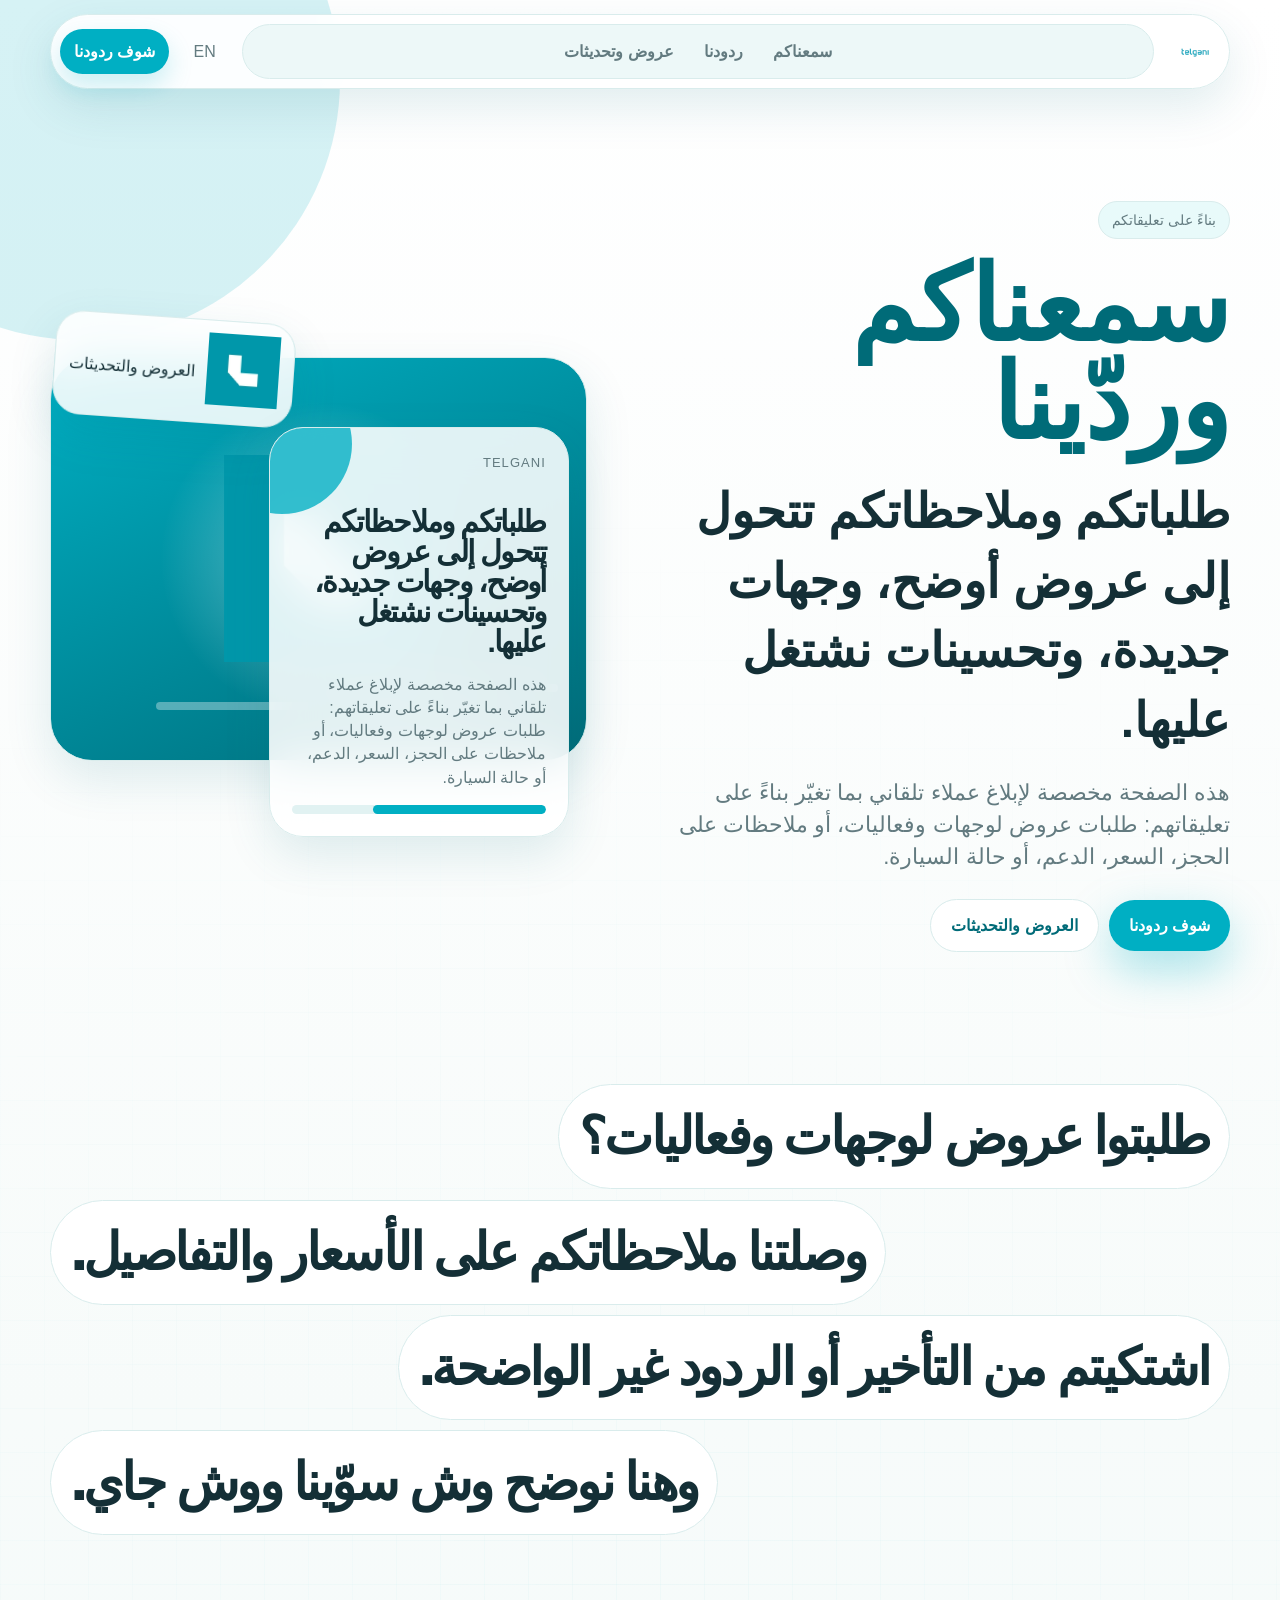
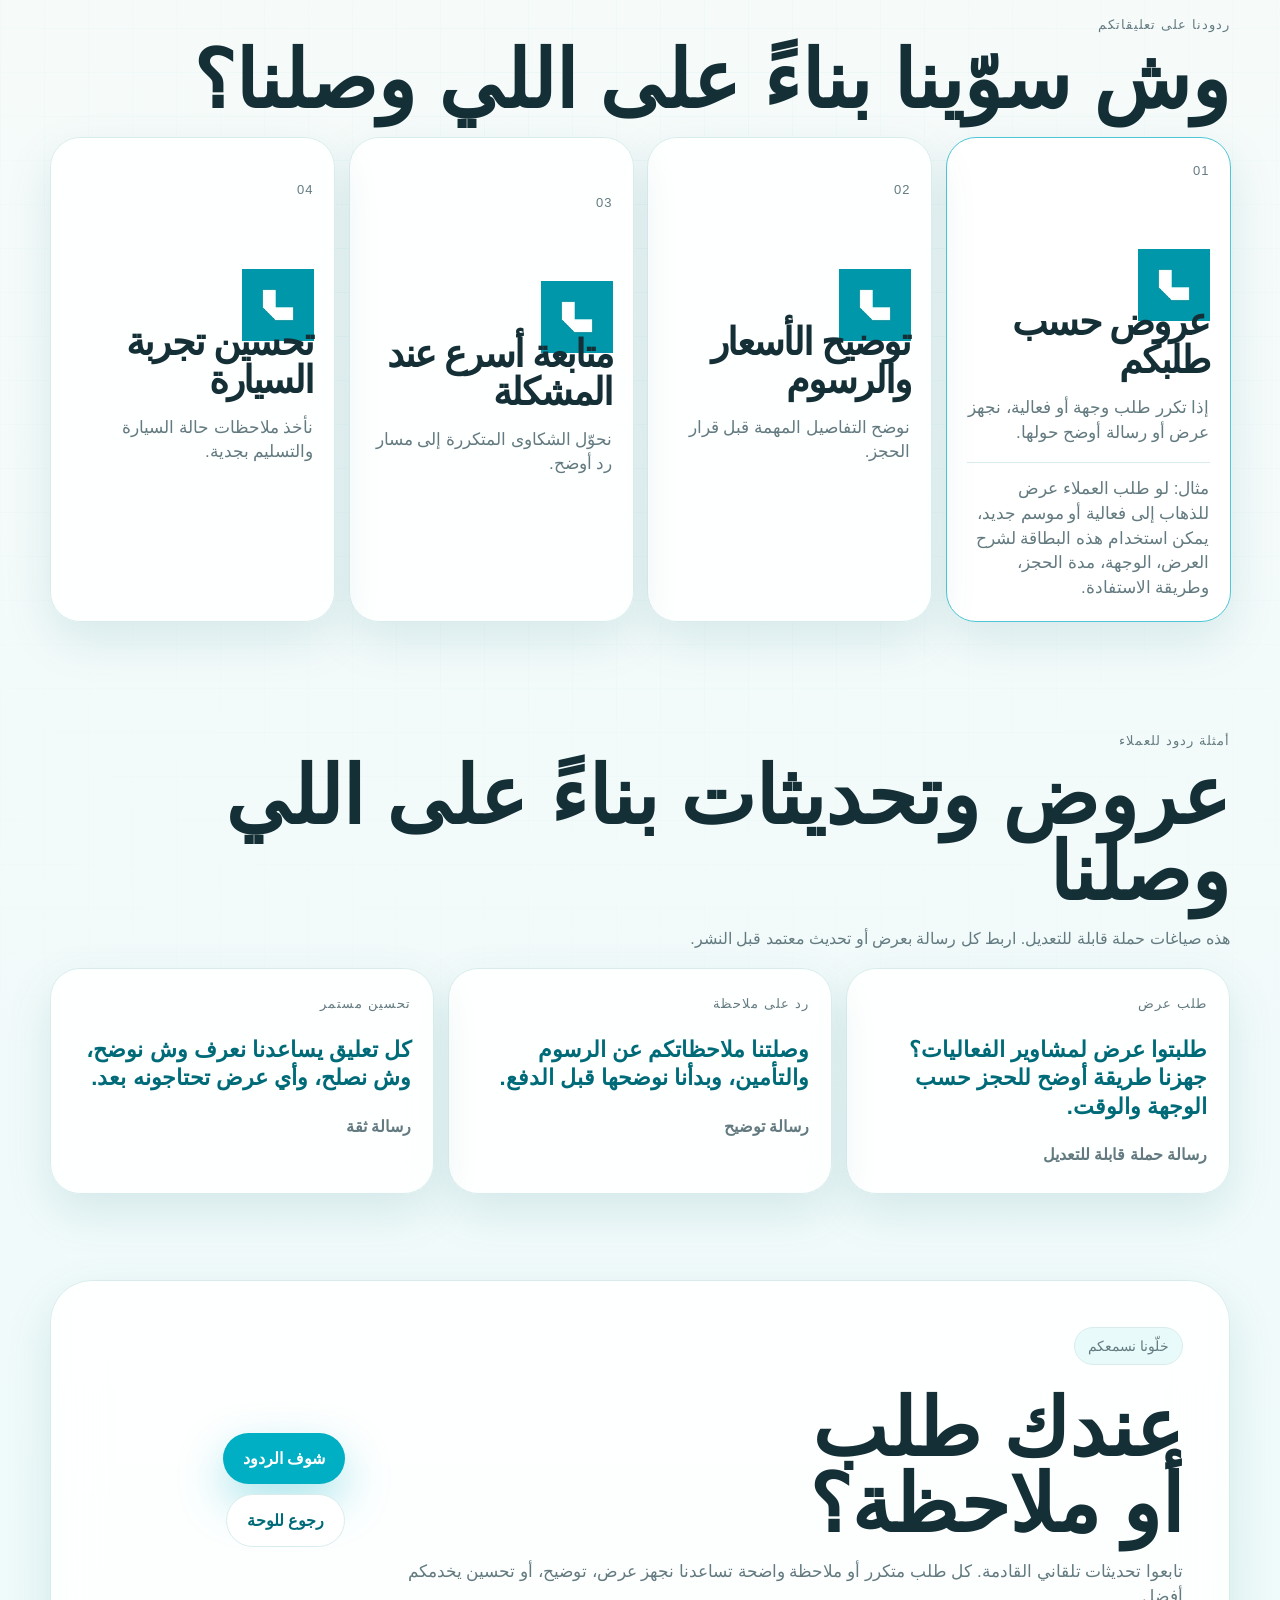
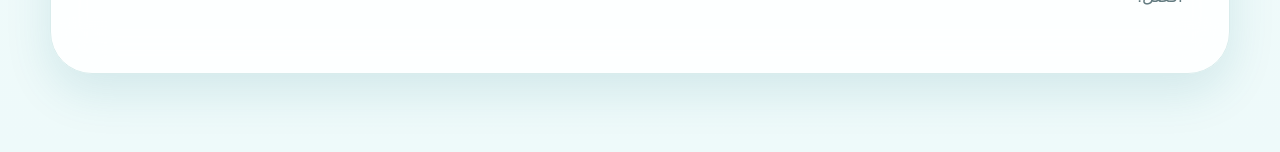
<file: announcement.html>
<!doctype html>
<html lang="ar" dir="rtl">
  <head>
    <meta charset="utf-8" />
    <meta name="viewport" content="width=device-width, initial-scale=1" />
    <title>Telgani Customer Response</title>
    <link rel="stylesheet" href="./preview-src/styles/theme.css" />
    <link rel="stylesheet" href="./preview-src/styles/brand.css" />
    <link rel="stylesheet" href="./preview-src/styles/announcement.css" />
  </head>
  <body>
    <div id="announcement-app" class="announcement-shell">
      <main class="announcement-empty" dir="rtl">
        <p>Loading announcement page...</p>
      </main>
    </div>
    <script type="module" src="./preview-src/announcement.js"></script>
  </body>
</html>
</file>
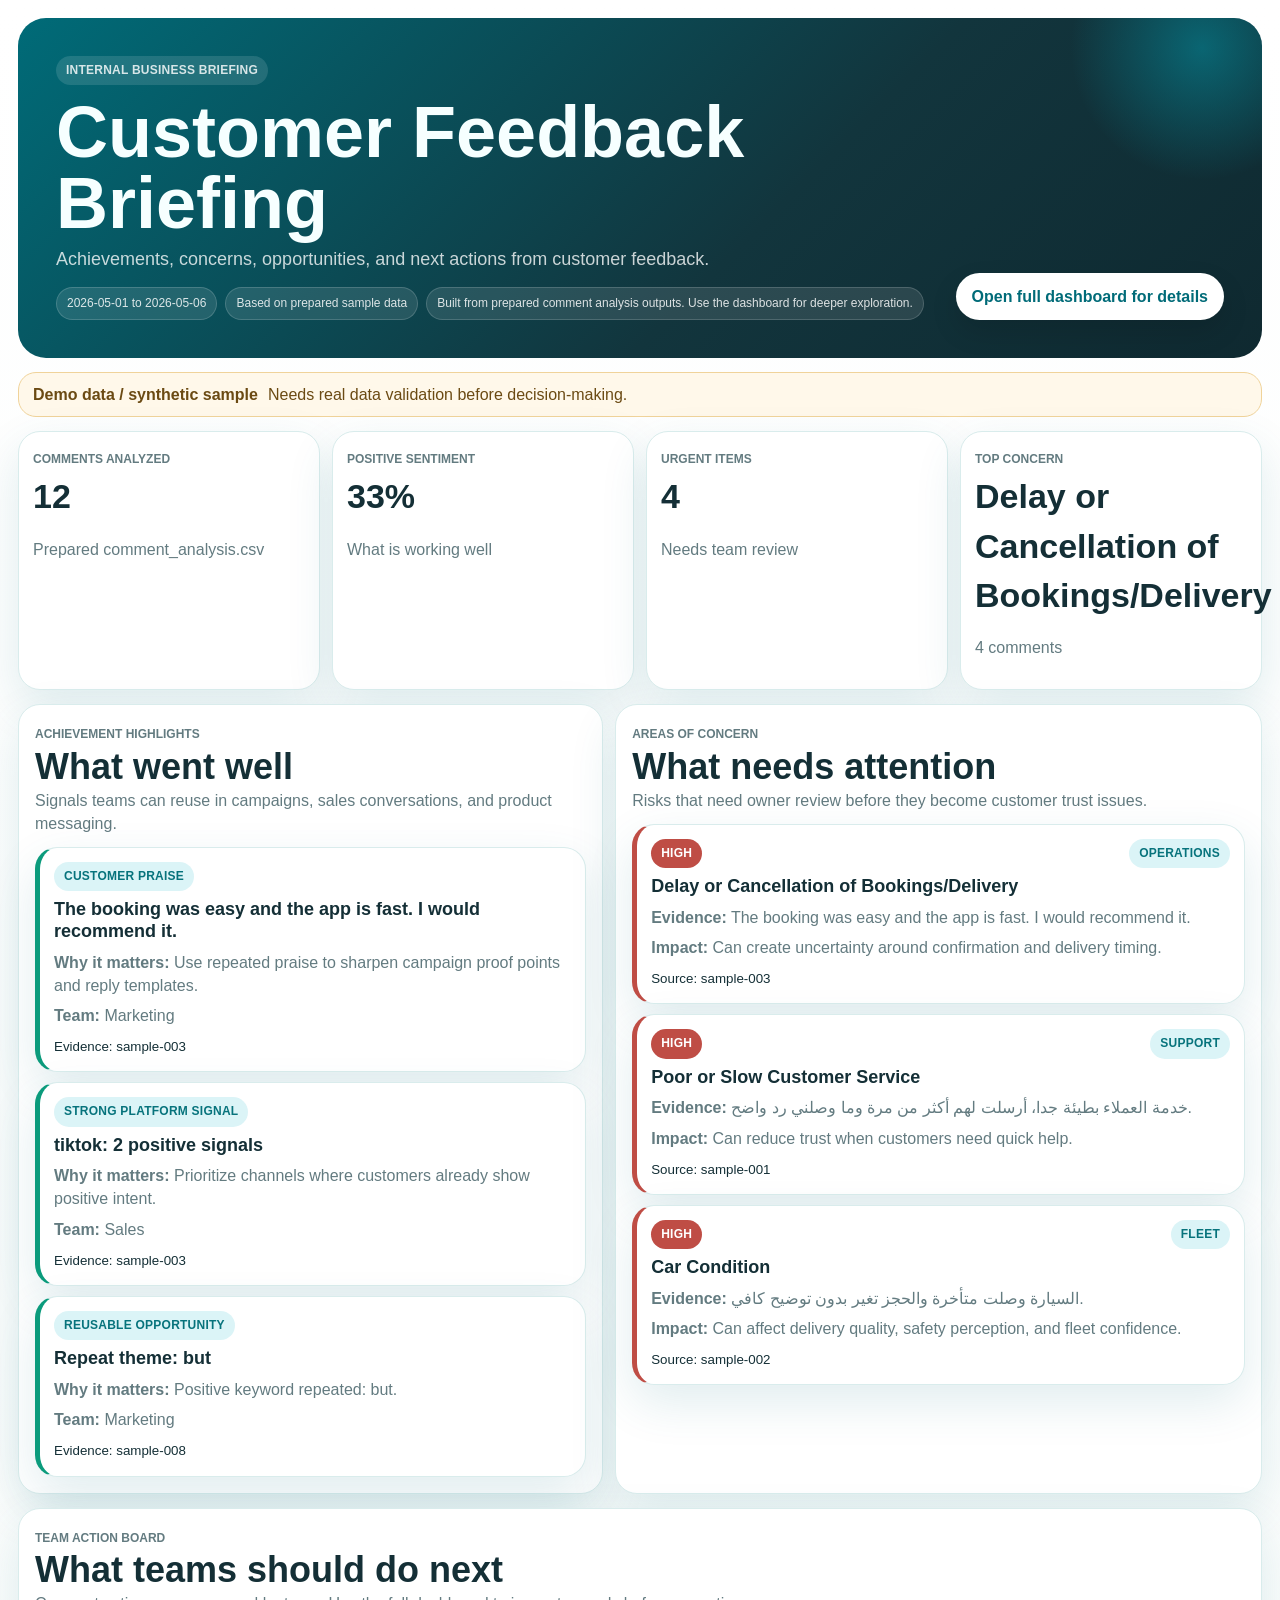
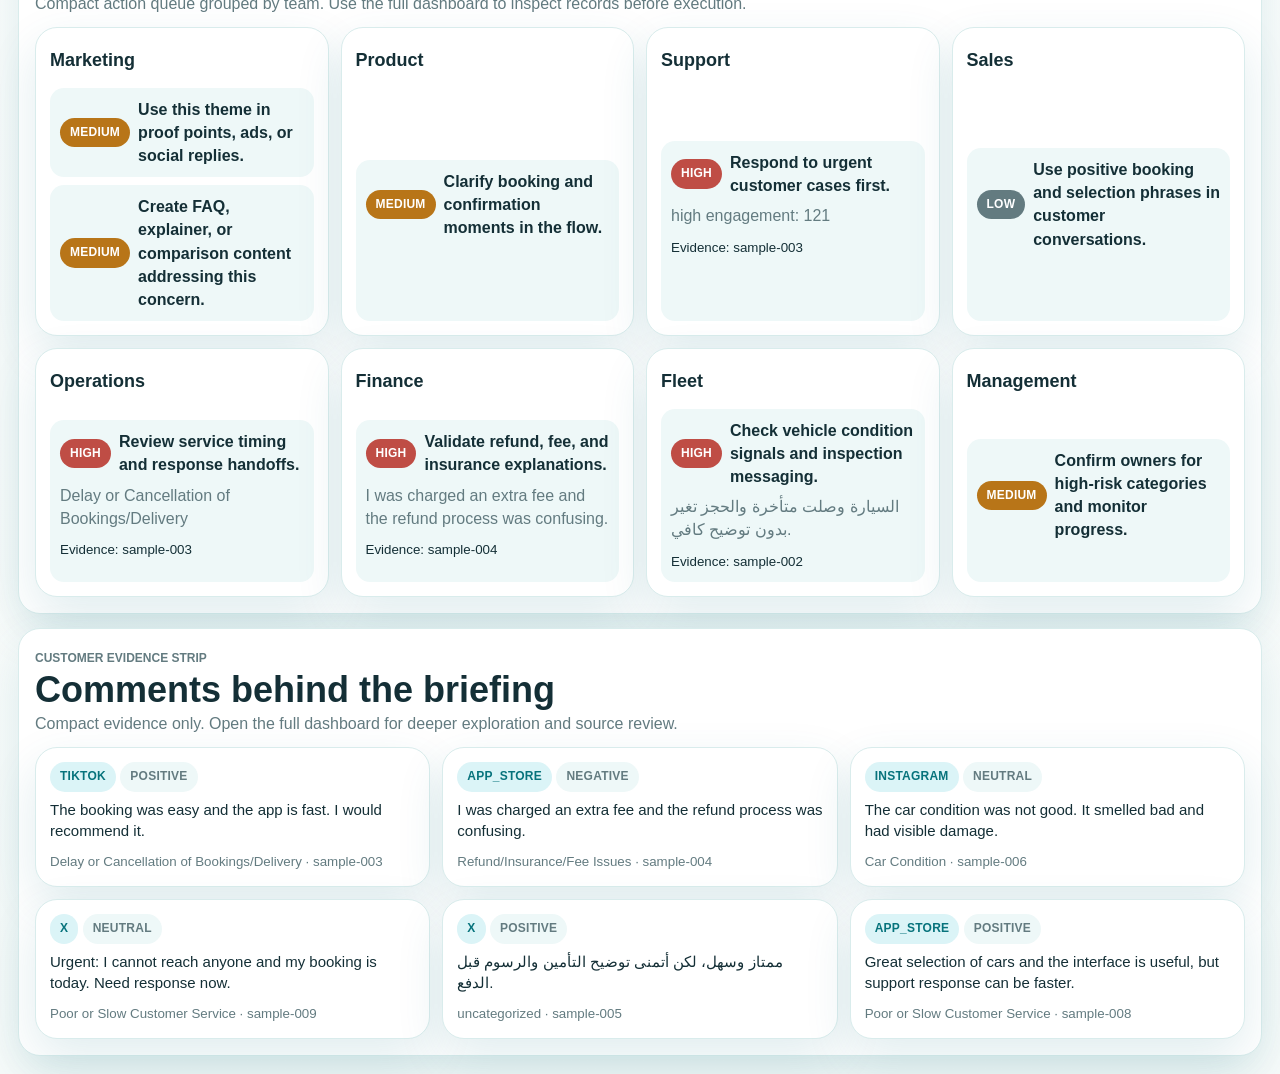
<file: internal_insights.html>
<!doctype html>
<html lang="en">
  <head>
    <meta charset="utf-8" />
    <meta name="viewport" content="width=device-width, initial-scale=1" />
    <title>Customer Feedback Briefing</title>
    <link rel="stylesheet" href="./preview-src/styles/theme.css" />
    <link rel="stylesheet" href="./preview-src/styles/brand.css" />
    <link rel="stylesheet" href="./preview-src/styles/internal_insights.css" />
  </head>
  <body>
    <div id="internal-insights-app" class="internal-shell">
      <main class="internal-empty">
        <p>Loading Customer Feedback Briefing...</p>
      </main>
    </div>
    <script type="module" src="./preview-src/internal_insights.js"></script>
  </body>
</html>
</file>
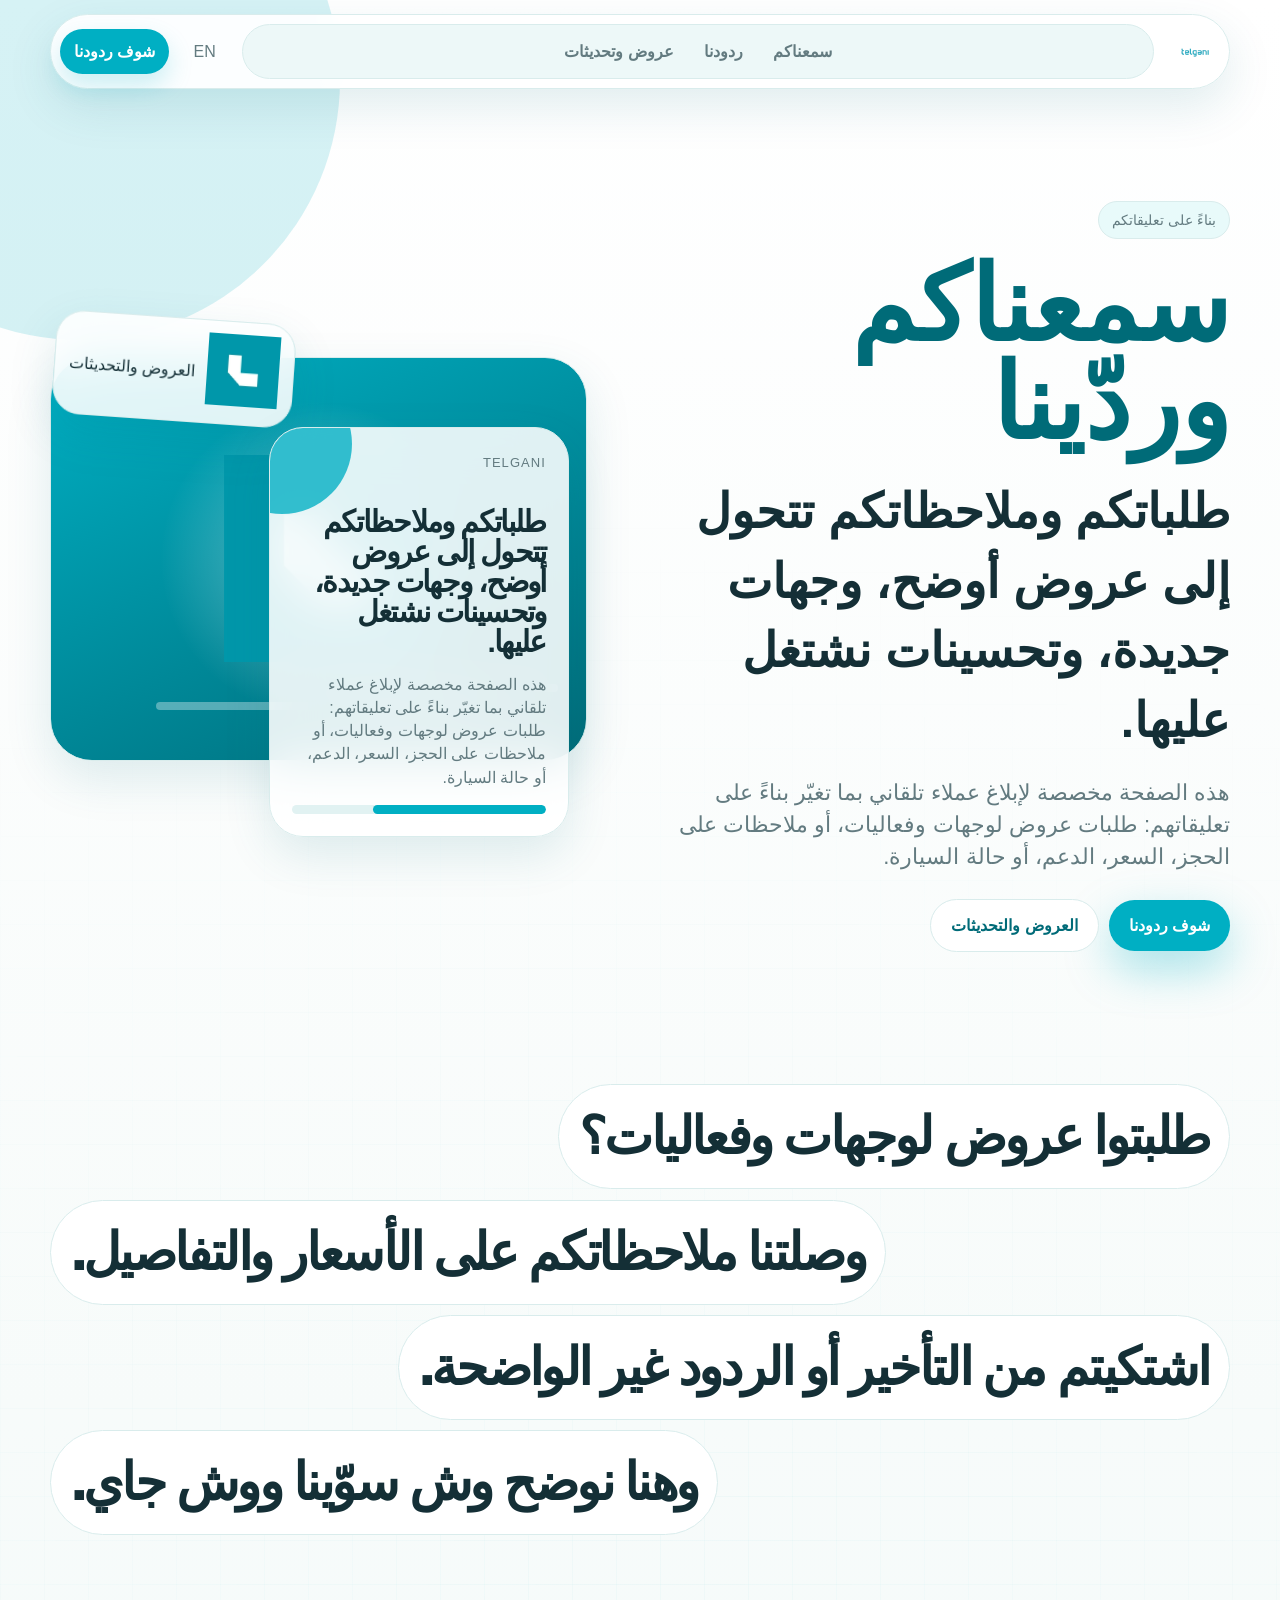
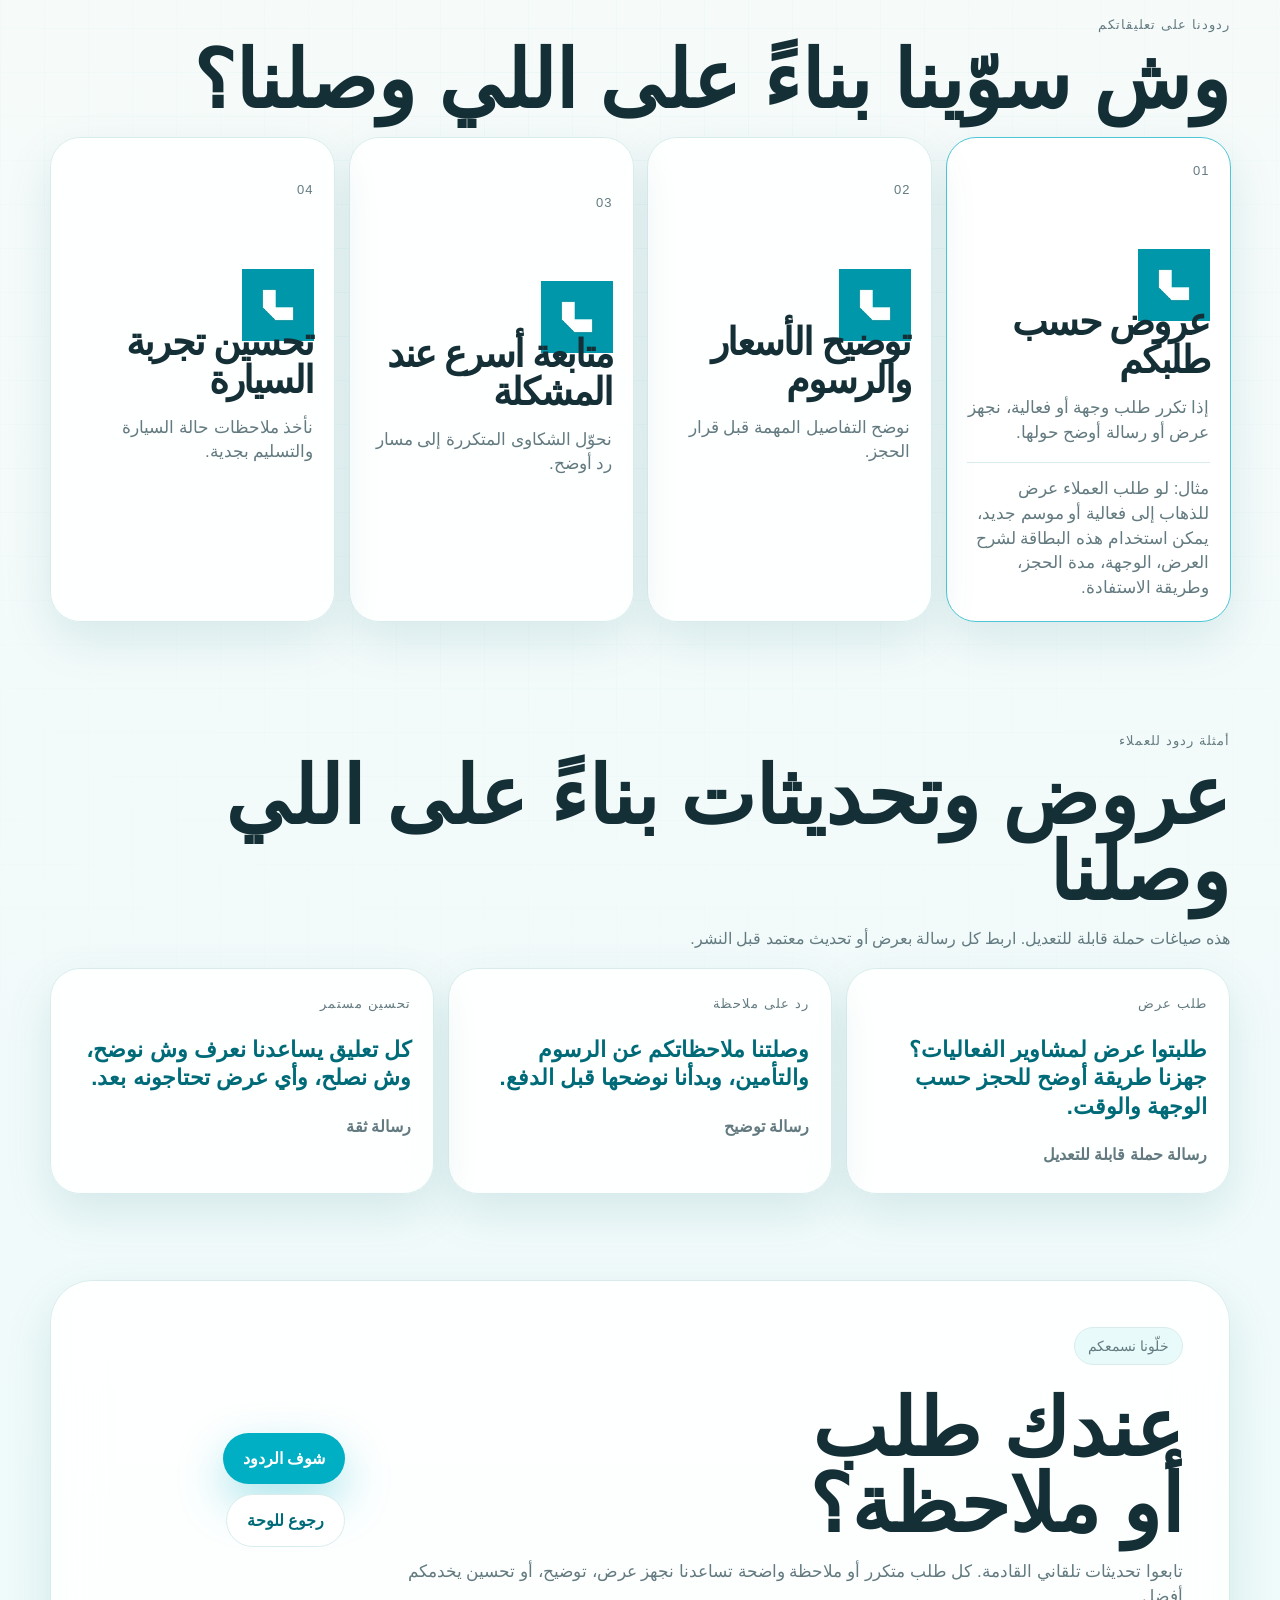
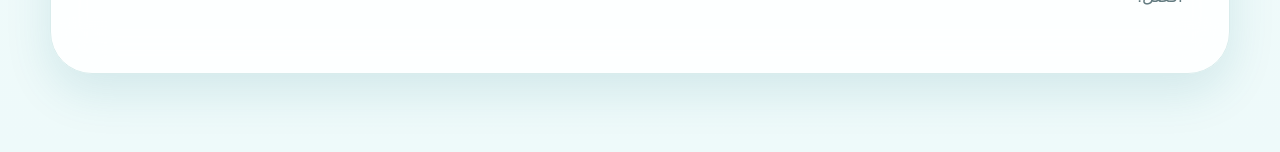
<file: docs/announcement.html>
<!doctype html>
<html lang="ar" dir="rtl">
  <head>
    <meta charset="utf-8" />
    <meta name="viewport" content="width=device-width, initial-scale=1" />
    <title>Telgani Customer Response</title>
    <link rel="stylesheet" href="./src/styles/theme.css" />
    <link rel="stylesheet" href="./src/styles/brand.css" />
    <link rel="stylesheet" href="./src/styles/announcement.css" />
  </head>
  <body>
    <div id="announcement-app" class="announcement-shell">
      <main class="announcement-empty" dir="rtl">
        <p>جاري تحميل صفحة الإعلان...</p>
      </main>
    </div>
    <script type="module" src="./src/announcement.js"></script>
  </body>
</html>
</file>
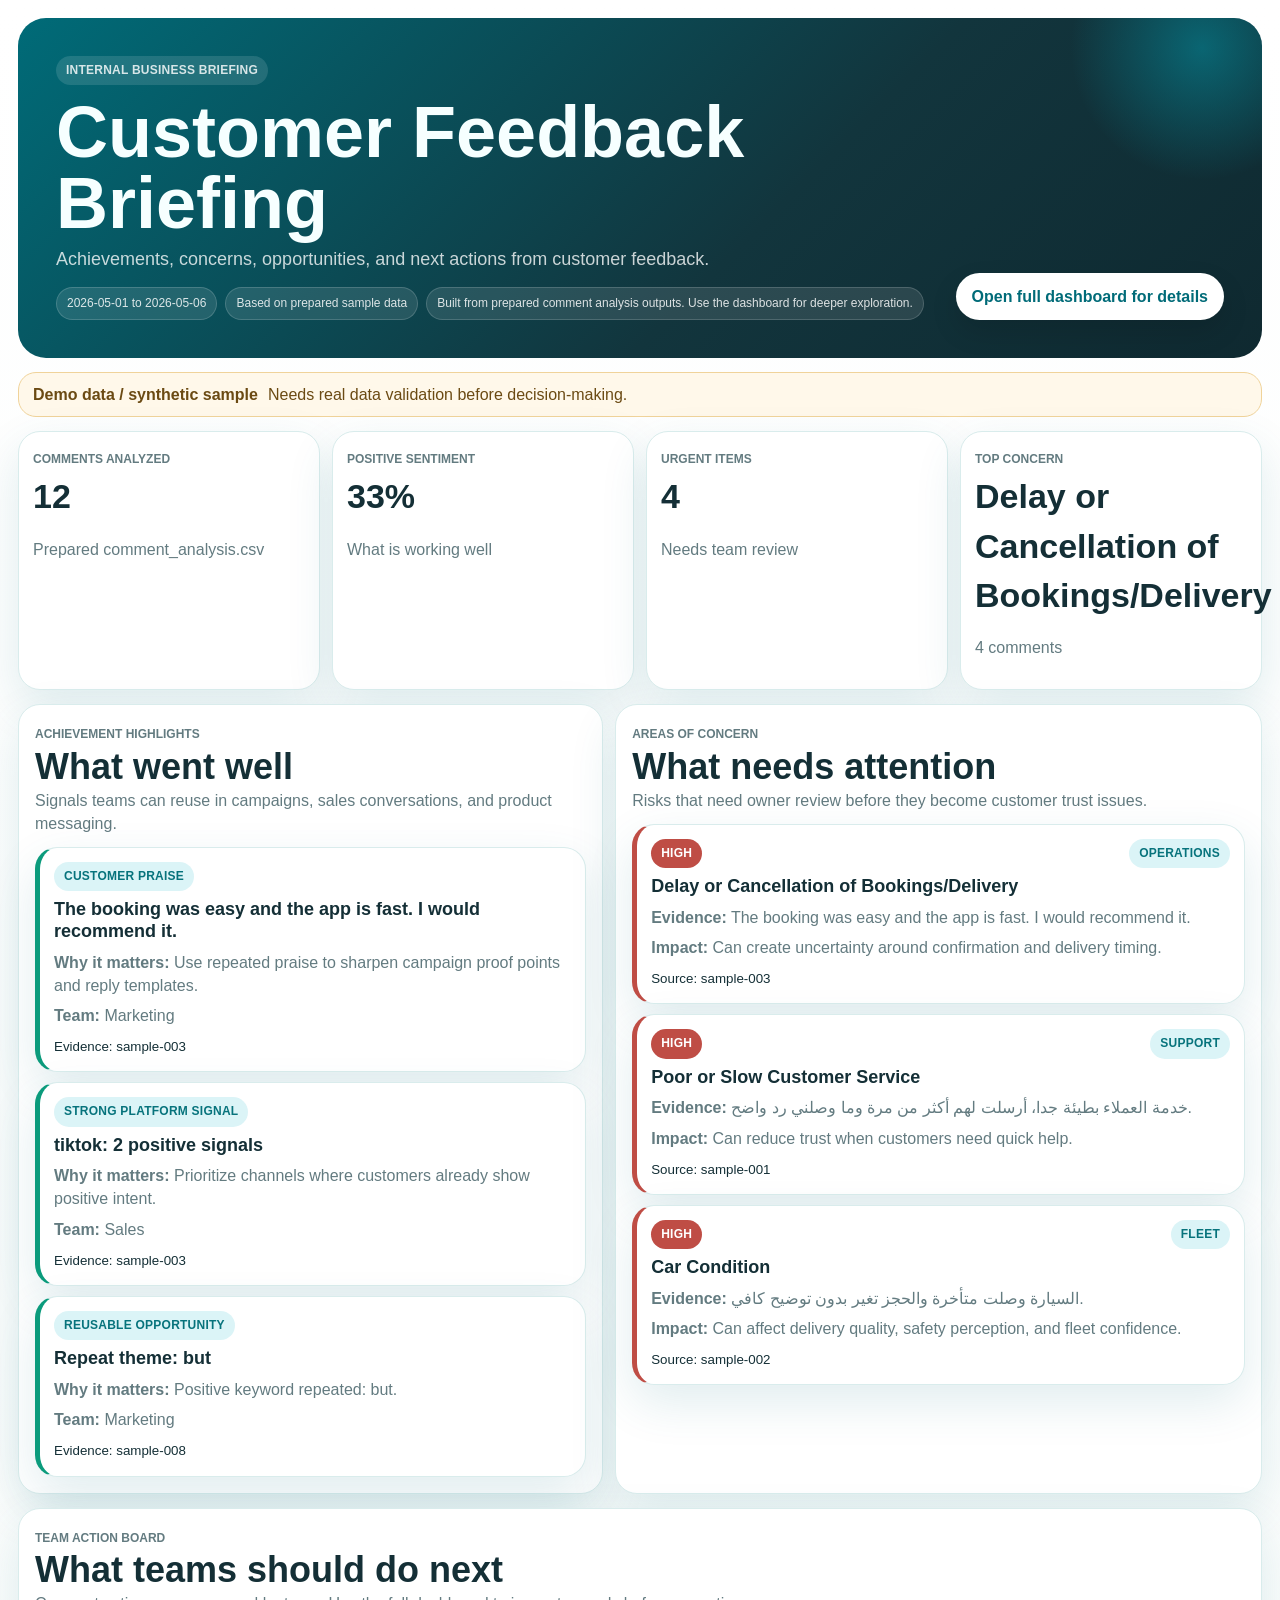
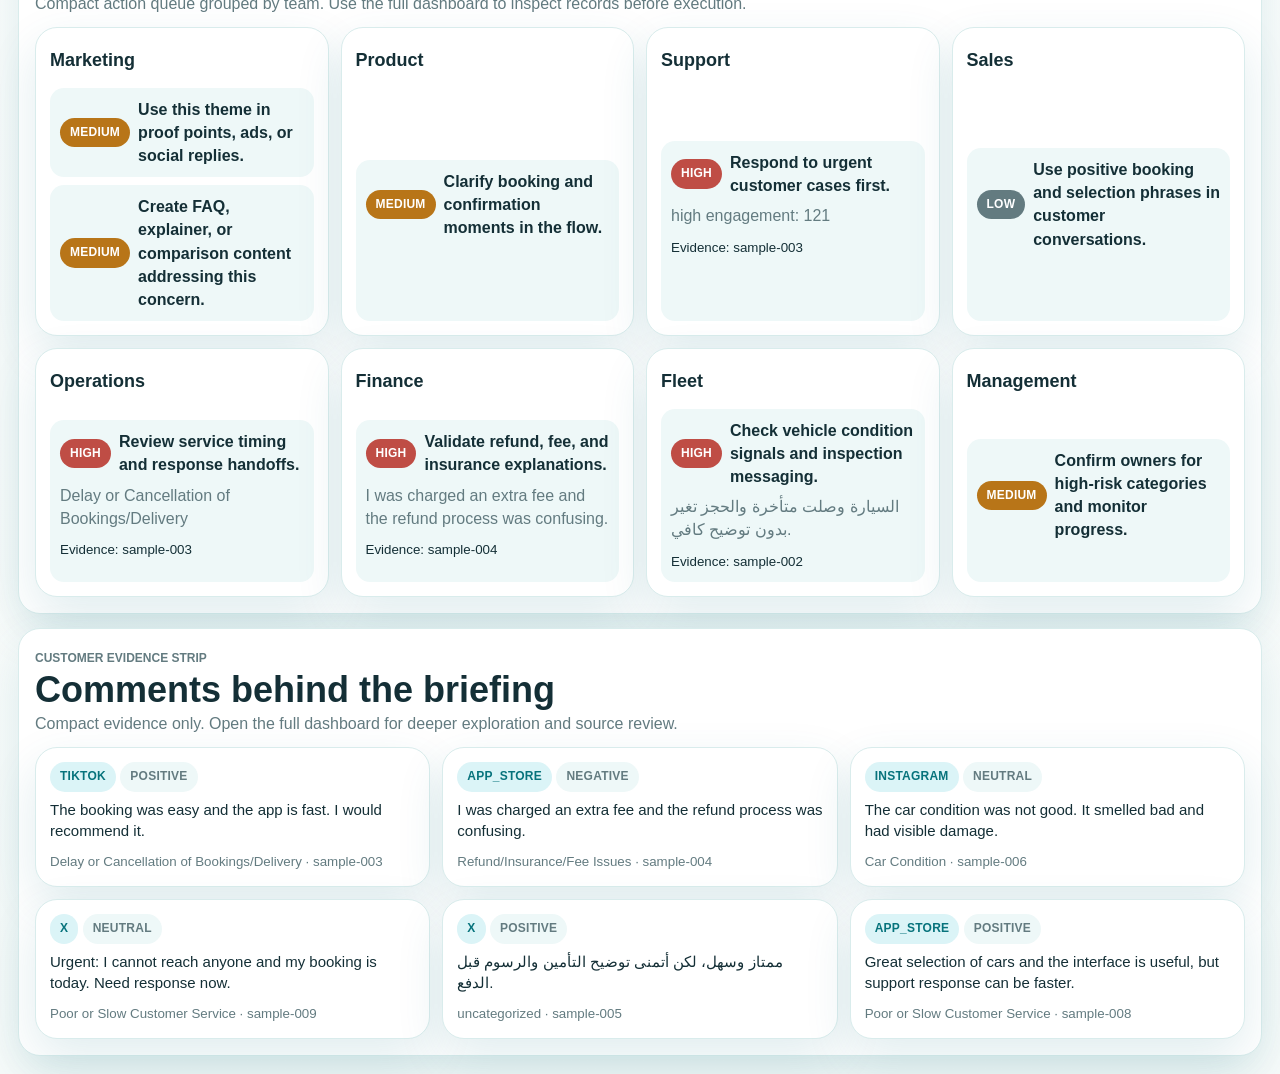
<file: docs/internal_insights.html>
<!doctype html>
<html lang="en">
  <head>
    <meta charset="utf-8" />
    <meta name="viewport" content="width=device-width, initial-scale=1" />
    <title>Customer Feedback Briefing</title>
    <link rel="stylesheet" href="./src/styles/theme.css" />
    <link rel="stylesheet" href="./src/styles/brand.css" />
    <link rel="stylesheet" href="./src/styles/internal_insights.css" />
  </head>
  <body>
    <div id="internal-insights-app" class="internal-shell">
      <main class="internal-empty">
        <p>Loading Customer Feedback Briefing...</p>
      </main>
    </div>
    <script type="module" src="./src/internal_insights.js"></script>
  </body>
</html>
</file>
<file: preview-src/styles/theme.css>
:root {
  --font-display: "Segoe UI", Tahoma, sans-serif;
  --font-body: "Segoe UI", Tahoma, sans-serif;
  --color-page: var(--brand-surface, #f7fbfa);
  --color-panel: var(--brand-card, #ffffff);
  --color-panel-soft: #f0f8f8;
  --color-ink: var(--brand-text, #142f36);
  --color-muted: var(--brand-muted, #637b80);
  --color-line: var(--brand-border, #d9ecec);
  --color-positive: #00a883;
  --color-neutral: #c8963f;
  --color-negative: #d05858;
  --color-info: var(--brand-primary, #00afc3);
  --color-accent: var(--brand-primary, #00afc3);
  --shadow-soft: var(--brand-shadow, 0 18px 48px rgba(0, 111, 124, 0.12));
  --radius-sm: 14px;
  --radius-md: var(--brand-radius, 22px);
  --space-1: 4px;
  --space-2: 8px;
  --space-3: 12px;
  --space-4: 16px;
  --space-5: 24px;
  --space-6: 32px;
}

* {
  box-sizing: border-box;
}

body {
  margin: 0;
  background: var(--color-page);
  color: var(--color-ink);
  font-family: var(--font-body);
  line-height: 1.45;
}

button,
input,
select {
  font: inherit;
}

button {
  cursor: pointer;
}

[dir="rtl"],
.arabic {
  direction: rtl;
  font-family: Tahoma, "Segoe UI", sans-serif;
}
</file>
<file: preview-src/styles/brand.css>
.brand-golden {
  --brand-primary: #9d7429;
  --brand-primary-strong: #745017;
  --brand-secondary: #315f72;
  --brand-surface: #fffdf7;
  --brand-highlight: #e8d8ad;
}

.brand-telgani {
  /* Telgani core palette: clear cyan-teal for actions and brand moments. */
  --brand-primary: #00afc3;
  --brand-primary-strong: #00899a;
  --brand-secondary: #006b78;
  /* Telgani surfaces: warm white page, clean cards, and gentle dividers. */
  --brand-surface: #f7fbfa;
  --brand-card: #ffffff;
  --brand-border: #d9ecec;
  /* Telgani text: charcoal/navy hierarchy with softer muted copy. */
  --brand-text: #142f36;
  --brand-muted: #637b80;
  --brand-highlight: #dff8f8;
  /* Telgani shape and depth: large rounded panels with soft shadows. */
  --brand-radius: 22px;
  --brand-radius-lg: 32px;
  --brand-shadow: 0 18px 48px rgba(0, 111, 124, 0.12);
}

.brand-mark {
  align-items: center;
  background: #fff;
  border: 1px solid color-mix(in srgb, var(--brand-primary) 18%, white);
  border-radius: 999px;
  box-shadow: 0 10px 26px rgba(0, 111, 124, 0.12);
  color: var(--brand-primary-strong);
  display: inline-flex;
  font-family: var(--font-display);
  font-weight: 800;
  height: 42px;
  justify-content: center;
  min-width: 42px;
  padding: 0 12px;
}

.brand-title {
  font-family: var(--font-display);
  font-size: 30px;
  letter-spacing: 0;
  margin: 0;
}
</file>
<file: preview-src/styles/announcement.css>
:root {
  --announcement-bg: var(--brand-surface, #f7fbfa);
  --announcement-ink: var(--brand-text, #142f36);
  --announcement-muted: var(--brand-muted, #637b80);
  --announcement-line: var(--brand-border, #d9ecec);
  --announcement-glass: rgba(255, 255, 255, 0.88);
  --announcement-glass-strong: #ffffff;
  --announcement-radius: 30px;
  --announcement-radius-sm: 18px;
  --announcement-shadow: var(--brand-shadow, 0 18px 48px rgba(0, 111, 124, 0.12));
  --announcement-gradient: linear-gradient(180deg, #ffffff 0%, var(--announcement-bg) 42%, #eefafa 100%);
  --announcement-accent-gradient: linear-gradient(135deg, var(--brand-primary, #00afc3), var(--brand-secondary, #006b78));
}

html {
  scroll-behavior: smooth;
}

body {
  background: var(--announcement-bg);
  overflow-x: hidden;
}

.announcement-shell {
  min-height: 100vh;
}

.announcement-page {
  background: var(--announcement-gradient);
  color: var(--announcement-ink);
  font-family: "Segoe UI", Tahoma, sans-serif;
  isolation: isolate;
  min-height: 100vh;
  overflow: clip;
  padding: 14px;
  position: relative;
}

.announcement-bg {
  background-image: linear-gradient(rgba(0, 175, 195, 0.055) 1px, transparent 1px),
    linear-gradient(90deg, rgba(0, 175, 195, 0.045) 1px, transparent 1px);
  background-size: 44px 44px;
  inset: 0;
  mask-image: radial-gradient(circle at center, black, transparent 72%);
  opacity: 0.7;
  pointer-events: none;
  position: absolute;
  z-index: -1;
}

.announcement-page::before {
  border-radius: 999px;
  content: "";
  opacity: 0.16;
  position: absolute;
  z-index: -1;
}

.announcement-page::before {
  background: var(--brand-primary, #00afc3);
  height: 520px;
  inset-inline-end: -180px;
  top: -180px;
  width: 520px;
}

.announcement-nav,
.announcement-hero,
.announcement-hooks,
.announcement-feature-section,
.announcement-social-proof,
.announcement-final,
.announcement-config-notice {
  margin-inline: auto;
  max-width: 1180px;
}

.announcement-nav {
  align-items: center;
  backdrop-filter: blur(24px);
  background: rgba(255, 255, 255, 0.92);
  border: 1px solid var(--announcement-line);
  border-radius: 999px;
  box-shadow: var(--announcement-shadow);
  display: grid;
  gap: 12px;
  grid-template-columns: auto minmax(0, 1fr) auto;
  padding: 9px;
  position: sticky;
  top: 12px;
  z-index: 10;
}

.announcement-brand,
.announcement-nav a,
.announcement-cta,
.announcement-sticky-cta {
  color: inherit;
  text-decoration: none;
}

.announcement-brand,
.announcement-nav-actions,
.announcement-cta-row,
.announcement-logo-lockup {
  align-items: center;
  display: flex;
  gap: 10px;
}

.announcement-brand {
  font-weight: 900;
  min-width: 0;
  padding-inline: 8px 12px;
}

.announcement-logo-lockup img {
  display: block;
  max-height: 34px;
  max-width: 112px;
  object-fit: contain;
}

.announcement-logo-text {
  background: var(--announcement-accent-gradient);
  background-clip: text;
  color: transparent;
  font-size: 18px;
  font-weight: 950;
  letter-spacing: -0.04em;
  white-space: nowrap;
}

.announcement-section-nav {
  background: #edf8f8;
  border: 1px solid var(--announcement-line);
  border-radius: 999px;
  display: flex;
  gap: 2px;
  justify-content: center;
  min-width: 0;
  padding: 4px;
}

.announcement-section-nav a,
.announcement-lang-toggle,
.announcement-nav-actions a {
  border: 1px solid transparent;
  border-radius: 999px;
  color: var(--announcement-muted);
  font-weight: 800;
  padding: 10px 13px;
  transition: background 180ms ease, border-color 180ms ease, color 180ms ease, transform 180ms ease;
  white-space: nowrap;
}

.announcement-section-nav a:hover,
.announcement-section-nav a:focus,
.announcement-section-nav a.active,
.announcement-lang-toggle:hover,
.announcement-lang-toggle:focus {
  background: #fff;
  border-color: color-mix(in srgb, var(--brand-primary, #00afc3) 38%, white);
  color: var(--announcement-ink);
  transform: translateY(-1px);
}

.announcement-lang-toggle {
  background: transparent;
  cursor: pointer;
  font: inherit;
}

.announcement-nav-actions .announcement-mini-cta {
  background: var(--brand-primary, #00afc3);
  box-shadow: 0 12px 26px rgba(0, 175, 195, 0.2);
  color: #fff;
}

.announcement-config-notice {
  background: rgba(255, 210, 110, 0.12);
  border: 1px solid rgba(255, 210, 110, 0.32);
  border-radius: var(--announcement-radius-sm);
  color: var(--announcement-ink);
  margin-top: 18px;
  padding: 14px 18px;
}

.announcement-hero {
  align-items: center;
  display: grid;
  gap: clamp(22px, 4vw, 48px);
  grid-template-columns: minmax(0, 1.02fr) minmax(300px, 0.92fr);
  min-height: 72vh;
  padding-block: clamp(52px, 10vw, 112px);
}

.announcement-eyebrow {
  background: #e8fafa;
  border: 1px solid var(--announcement-line);
  border-radius: 999px;
  color: var(--announcement-muted);
  display: inline-flex;
  font-size: 14px;
  margin-bottom: 18px;
  padding: 8px 13px;
}

.announcement-hero h1 {
  color: var(--brand-secondary, #006b78);
  font-size: clamp(44px, 9vw, 104px);
  letter-spacing: 0;
  line-height: 0.94;
  margin: 0;
  max-width: 9ch;
  text-wrap: balance;
}

[dir="rtl"] .announcement-hero h1,
[dir="rtl"] .announcement-subtitle,
[dir="rtl"] .announcement-section-heading h2,
[dir="rtl"] .announcement-final h2 {
  letter-spacing: 0;
}

.announcement-subtitle {
  color: var(--announcement-ink);
  font-size: clamp(24px, 5vw, 48px);
  font-weight: 900;
  letter-spacing: 0;
  margin: 24px 0 0;
}

.announcement-body {
  color: var(--announcement-muted);
  font-size: clamp(17px, 2.4vw, 22px);
  max-width: 620px;
}

.announcement-cta-row {
  flex-wrap: wrap;
  margin-top: 26px;
}

.announcement-cta,
.announcement-sticky-cta {
  border-radius: 999px;
  font-weight: 950;
  padding: 14px 20px;
  position: relative;
  transition: box-shadow 180ms ease, filter 180ms ease, transform 180ms ease;
}

.announcement-cta.primary,
.announcement-sticky-cta {
  background: var(--brand-primary, #00afc3);
  box-shadow: 0 18px 46px color-mix(in srgb, var(--brand-primary, #00afc3) 34%, transparent);
  color: #fff;
}

.announcement-cta.secondary {
  background: #fff;
  border: 1px solid var(--announcement-line);
  color: var(--brand-secondary, #006b78);
}

.announcement-cta:hover,
.announcement-cta:focus,
.announcement-sticky-cta:hover,
.announcement-sticky-cta:focus {
  filter: saturate(1.12);
  transform: translateY(-3px) scale(1.015);
}

.announcement-visual {
  min-height: 520px;
  position: relative;
}

.announcement-car-stage {
  align-items: center;
  background: linear-gradient(155deg, var(--brand-primary, #00afc3), var(--brand-secondary, #006b78));
  border: 1px solid var(--announcement-line);
  border-radius: 42px;
  box-shadow: var(--announcement-shadow);
  display: flex;
  inset: 40px 0 76px;
  justify-content: center;
  overflow: hidden;
  position: absolute;
}

.announcement-car-stage::before {
  background: radial-gradient(circle, rgba(255,255,255,0.38), transparent 62%);
  content: "";
  height: 360px;
  position: absolute;
  width: 360px;
}

.announcement-car-image,
.announcement-car-image img,
.announcement-asset-fallback {
  display: block;
}

.announcement-car-image img {
  max-height: 320px;
  max-width: min(92%, 520px);
  object-fit: contain;
  position: relative;
  z-index: 1;
}

.announcement-car-placeholder {
  align-items: center;
  background: rgba(255, 255, 255, 0.92);
  border: 1px solid rgba(255, 255, 255, 0.14);
  border-radius: 30px;
  display: flex;
  flex-direction: column;
  gap: 12px;
  min-height: 210px;
  min-width: min(92%, 360px);
  padding: 28px;
  position: relative;
  z-index: 1;
}

.announcement-car-placeholder b {
  background: var(--brand-primary, #00afc3);
  border-radius: 999px;
  color: #fff;
  display: grid;
  font-size: 56px;
  height: 110px;
  place-items: center;
  transform: rotate(-8deg);
  width: 110px;
}

.announcement-car-placeholder strong {
  font-size: 24px;
}

.announcement-speed-lines {
  inset: auto 28px 32px;
  position: absolute;
}

.announcement-speed-lines i {
  background: rgba(255, 255, 255, 0.34);
  border-radius: 999px;
  display: block;
  height: 8px;
  margin-top: 10px;
  width: 44%;
}

.announcement-speed-lines i:nth-child(2) {
  margin-inline-start: 18%;
  width: 66%;
}

.announcement-speed-lines i:nth-child(3) {
  margin-inline-start: 8%;
  width: 34%;
}

.announcement-sticker-card,
.announcement-orbit-card,
.announcement-feature-card,
.announcement-quote-card,
.announcement-final {
  backdrop-filter: blur(24px);
  background: var(--announcement-glass);
  border: 1px solid var(--announcement-line);
  box-shadow: var(--announcement-shadow);
}

.announcement-sticker-card {
  align-items: center;
  border-radius: 28px;
  display: flex;
  gap: 12px;
  inset-inline-end: 4px;
  padding: 12px 14px;
  position: absolute;
  top: 0;
  transform: rotate(4deg);
  z-index: 2;
}

.announcement-sticker-card img {
  height: 72px;
  object-fit: contain;
  width: 72px;
}

.announcement-sticker-placeholder,
.announcement-feature-icon {
  background: #e8fafa;
  border-radius: 22px;
  color: var(--brand-primary-strong, #00899a);
  display: grid;
  font-weight: 950;
  min-height: 64px;
  min-width: 64px;
  place-items: center;
}

.announcement-orbit-card {
  animation: floatCard 5.5s ease-in-out infinite;
  border-radius: 34px;
  bottom: 0;
  inset-inline-start: 18px;
  max-width: 300px;
  overflow: hidden;
  padding: 22px;
  position: absolute;
  z-index: 3;
}

.announcement-orbit-card::before {
  background: var(--brand-primary, #00afc3);
  border-radius: 999px;
  content: "";
  height: 140px;
  inset-inline-end: -58px;
  opacity: 0.78;
  position: absolute;
  top: -54px;
  width: 140px;
}

.announcement-orbit-card span,
.announcement-feature-card > span,
.announcement-quote-card span,
.announcement-section-heading span {
  color: var(--announcement-muted);
  font-size: 13px;
  letter-spacing: 0.08em;
  text-transform: uppercase;
}

.announcement-orbit-card strong {
  display: block;
  font-size: 30px;
  letter-spacing: -0.055em;
  line-height: 1;
  margin-top: 34px;
  position: relative;
  z-index: 1;
}

.announcement-orbit-card p {
  color: var(--announcement-muted);
  position: relative;
  z-index: 1;
}

.announcement-progress {
  background: #e1f2f2;
  border-radius: 999px;
  height: 9px;
  overflow: hidden;
  position: relative;
}

.announcement-progress i {
  animation: progressPulse 3.8s ease-in-out infinite;
  background: var(--brand-primary, #00afc3);
  border-radius: inherit;
  display: block;
  height: 100%;
  width: 68%;
}

.announcement-hooks {
  display: grid;
  gap: 10px;
  padding-block: 20px 58px;
}

.announcement-hooks p {
  animation: riseIn 0.7s ease both;
  animation-delay: var(--delay);
  background: #ffffff;
  border: 1px solid var(--announcement-line);
  border-radius: 999px;
  font-size: clamp(22px, 5vw, 52px);
  font-weight: 950;
  letter-spacing: -0.05em;
  margin: 0;
  padding: 14px 20px;
  width: fit-content;
}

.announcement-hooks p:nth-child(even) {
  justify-self: end;
}

.announcement-feature-section {
  padding-block: 18px 34px;
}

.announcement-section-heading {
  margin-bottom: 18px;
}

.announcement-section-heading h2,
.announcement-final h2 {
  font-size: clamp(36px, 7vw, 80px);
  letter-spacing: -0.06em;
  line-height: 0.95;
  margin: 8px 0 0;
}

.announcement-section-heading p {
  color: var(--announcement-muted);
  max-width: 620px;
}

.announcement-features {
  display: grid;
  gap: 14px;
  grid-template-columns: repeat(4, minmax(0, 1fr));
}

.announcement-feature-card {
  animation: riseIn 0.75s ease both;
  animation-delay: var(--delay);
  border-radius: var(--announcement-radius);
  color: var(--announcement-ink);
  cursor: pointer;
  min-height: 274px;
  overflow: hidden;
  padding: 20px;
  text-align: inherit;
  transition: background 180ms ease, border-color 180ms ease, min-height 180ms ease, transform 180ms ease;
}

.announcement-feature-card:hover,
.announcement-feature-card:focus,
.announcement-feature-card.active {
  background: var(--announcement-glass-strong);
  border-color: color-mix(in srgb, var(--brand-primary, #00afc3) 70%, white);
  transform: translateY(-5px);
}

.announcement-feature-card.active {
  min-height: 336px;
}

.announcement-feature-sticker,
.announcement-feature-sticker img,
.announcement-feature-icon {
  display: grid;
  height: 72px;
  margin-block: 34px 16px;
  place-items: center;
  width: 72px;
}

.announcement-feature-sticker img {
  object-fit: contain;
}

.announcement-feature-card h3 {
  font-size: clamp(26px, 3.4vw, 38px);
  letter-spacing: -0.05em;
  line-height: 1;
  margin: 0 0 10px;
}

.announcement-feature-card p,
.announcement-feature-expanded,
.announcement-quote-card p,
.announcement-final p {
  color: var(--announcement-muted);
  font-size: 17px;
}

.announcement-feature-expanded {
  border-top: 1px solid var(--announcement-line);
  display: grid;
  grid-template-rows: 0fr;
  margin-top: 14px;
  opacity: 0;
  padding-top: 0;
  transition: grid-template-rows 220ms ease, opacity 180ms ease, padding-top 180ms ease;
}

.announcement-feature-card.active .announcement-feature-expanded {
  grid-template-rows: 1fr;
  opacity: 1;
  padding-top: 14px;
}

.announcement-social-proof {
  padding-block: 72px 34px;
}

.announcement-quote-grid {
  display: grid;
  gap: 14px;
  grid-template-columns: repeat(3, minmax(0, 1fr));
}

.announcement-quote-card {
  border-radius: var(--announcement-radius);
  min-height: 226px;
  padding: 22px;
}

.announcement-quote-card p {
  color: var(--brand-secondary, #006b78);
  font-size: 22px;
  font-weight: 800;
  line-height: 1.28;
}

.announcement-quote-card strong {
  color: var(--announcement-muted);
}

.announcement-final {
  align-items: center;
  border-radius: 42px;
  display: flex;
  gap: 24px;
  justify-content: space-between;
  margin-block: 52px 64px;
  padding: clamp(24px, 5vw, 46px);
}

.announcement-final h2 {
  max-width: 10ch;
}

.announcement-sticky-cta {
  bottom: 16px;
  display: none;
  inset-inline: 18px;
  position: fixed;
  text-align: center;
  z-index: 12;
}

.announcement-empty {
  color: var(--announcement-ink);
  padding: 24px;
}

[hidden] {
  display: none !important;
}

@keyframes floatCard {
  0%, 100% {
    transform: translateY(0) rotate(-1deg);
  }

  50% {
    transform: translateY(-12px) rotate(1deg);
  }
}

@keyframes progressPulse {
  0%, 100% {
    transform: translateX(18%);
  }

  50% {
    transform: translateX(-4%);
  }
}

@keyframes riseIn {
  from {
    opacity: 0;
    transform: translateY(18px) scale(0.98);
  }

  to {
    opacity: 1;
    transform: translateY(0) scale(1);
  }
}

@media (max-width: 1100px) {
  .announcement-nav {
    grid-template-columns: auto auto;
  }

  .announcement-section-nav {
    grid-column: 1 / -1;
    grid-row: 2;
    justify-content: flex-start;
    overflow-x: auto;
  }

  .announcement-features {
    grid-template-columns: repeat(2, minmax(0, 1fr));
  }
}

@media (max-width: 900px) {
  .announcement-hero {
    grid-template-columns: 1fr;
    min-height: auto;
  }

  .announcement-visual {
    min-height: 460px;
  }

  .announcement-quote-grid {
    display: flex;
    margin-inline: -14px;
    overflow-x: auto;
    padding: 4px 14px 18px;
    scroll-snap-type: x mandatory;
  }

  .announcement-quote-card {
    flex: 0 0 min(82vw, 360px);
    scroll-snap-align: center;
  }
}

@media (max-width: 640px) {
  .announcement-page {
    padding: 10px;
    padding-bottom: 88px;
  }

  .announcement-nav {
    border-radius: 24px;
    position: relative;
    top: auto;
  }

  .announcement-brand {
    padding-inline: 4px;
  }

  .announcement-logo-text {
    font-size: 16px;
  }

  .announcement-nav-actions {
    justify-content: flex-end;
  }

  .announcement-nav-actions .announcement-mini-cta {
    display: none;
  }

  .announcement-section-nav a,
  .announcement-lang-toggle {
    padding: 9px 11px;
  }

  .announcement-hero {
    padding-block: 42px 28px;
  }

  .announcement-hero h1 {
    font-size: clamp(48px, 16vw, 72px);
    max-width: 8.5ch;
  }

  .announcement-cta-row {
    align-items: stretch;
    display: grid;
  }

  .announcement-cta {
    text-align: center;
  }

  .announcement-visual {
    min-height: 410px;
  }

  .announcement-car-stage {
    border-radius: 30px;
    inset: 34px 0 88px;
  }

  .announcement-orbit-card {
    inset-inline: 10px auto;
    max-width: calc(100% - 20px);
  }

  .announcement-sticker-card {
    inset-inline-end: 8px;
    max-width: 72%;
  }

  .announcement-hooks p {
    width: 100%;
  }

  .announcement-hooks p:nth-child(even) {
    justify-self: stretch;
  }

  .announcement-features {
    grid-template-columns: 1fr;
  }

  .announcement-feature-card,
  .announcement-feature-card.active {
    min-height: auto;
  }

  .announcement-final {
    align-items: stretch;
    display: grid;
  }

  .announcement-sticky-cta {
    display: block;
  }
}

@media (prefers-reduced-motion: reduce) {
  html {
    scroll-behavior: auto;
  }

  .announcement-orbit-card,
  .announcement-progress i,
  .announcement-hooks p,
  .announcement-feature-card {
    animation: none;
  }

  .announcement-cta,
  .announcement-feature-card,
  .announcement-section-nav a,
  .announcement-lang-toggle {
    transition: none;
  }
}
</file>
<file: preview-src/styles/internal_insights.css>
:root {
  --internal-bg: var(--brand-surface, #f7fbfa);
  --internal-panel: #ffffff;
  --internal-panel-soft: #eef8f8;
  --internal-ink: var(--brand-text, #142f36);
  --internal-muted: var(--brand-muted, #637b80);
  --internal-line: var(--brand-border, #d9ecec);
  --internal-accent: var(--brand-primary, #00afc3);
  --internal-warning: #b87518;
  --internal-risk: #bf4d45;
  --internal-success: #0b9b7c;
  --internal-radius: 22px;
  --internal-shadow: var(--brand-shadow, 0 18px 48px rgba(0, 111, 124, 0.12));
}

body {
  background: linear-gradient(180deg, #ffffff 0%, var(--internal-bg) 100%);
  color: var(--internal-ink);
  font-family: "Segoe UI", Tahoma, sans-serif;
  margin: 0;
}

button,
input,
select {
  font: inherit;
}

.internal-shell {
  min-height: 100vh;
}

.internal-page {
  display: grid;
  gap: 14px;
  margin-inline: auto;
  max-width: 1440px;
  padding: 18px;
}

.briefing-hero {
  align-items: end;
  background: linear-gradient(135deg, var(--brand-secondary, #006b78), #12353d 60%, #0f2930);
  border-radius: 28px;
  color: #f6ffff;
  display: flex;
  gap: 24px;
  justify-content: space-between;
  overflow: hidden;
  padding: clamp(22px, 4vw, 38px);
  position: relative;
}

.briefing-hero::after {
  background: radial-gradient(circle, color-mix(in srgb, var(--internal-accent) 42%, transparent), transparent 62%);
  content: "";
  height: 300px;
  inset-inline-end: -90px;
  position: absolute;
  top: -120px;
  width: 300px;
}

.briefing-hero > * {
  position: relative;
  z-index: 1;
}

.internal-kicker,
.internal-pill,
.card-label,
.priority {
  border-radius: 999px;
  display: inline-flex;
  font-size: 12px;
  font-weight: 800;
  letter-spacing: 0.02em;
  padding: 6px 10px;
  text-transform: uppercase;
}

.internal-kicker {
  background: rgba(255, 255, 255, 0.12);
  color: rgba(255, 255, 255, 0.82);
}

.briefing-hero h1 {
  font-size: clamp(38px, 6vw, 72px);
  letter-spacing: 0;
  line-height: 0.98;
  margin: 12px 0 8px;
}

.briefing-hero p {
  color: rgba(255, 255, 255, 0.78);
  font-size: 18px;
  margin: 0;
  max-width: 760px;
}

.briefing-meta {
  display: flex;
  flex-wrap: wrap;
  gap: 8px;
  margin-top: 14px;
}

.briefing-meta span {
  background: rgba(255, 255, 255, 0.11);
  border: 1px solid rgba(255, 255, 255, 0.16);
  border-radius: 999px;
  color: rgba(255, 255, 255, 0.84);
  font-size: 12px;
  padding: 7px 10px;
}

.internal-dashboard-link {
  background: #ffffff;
  border-radius: 999px;
  box-shadow: 0 12px 28px rgba(0, 0, 0, 0.12);
  color: var(--brand-secondary, #006b78);
  font-weight: 850;
  padding: 12px 16px;
  text-decoration: none;
  white-space: nowrap;
}

.briefing-warning {
  align-items: center;
  background: #fff8ea;
  border: 1px solid #f0d39a;
  border-radius: 18px;
  color: #6b4a13;
  display: flex;
  gap: 10px;
  padding: 10px 14px;
}

.briefing-stats,
.briefing-grid,
.team-board,
.evidence-strip {
  display: grid;
  gap: 12px;
}

.briefing-stats {
  grid-template-columns: repeat(4, minmax(0, 1fr));
}

.briefing-grid {
  grid-template-columns: minmax(0, 0.95fr) minmax(0, 1.05fr);
}

.briefing-panel,
.briefing-metric,
.briefing-card,
.team-card,
.evidence-card,
.internal-empty-state {
  background: var(--internal-panel);
  border: 1px solid var(--internal-line);
  border-radius: var(--internal-radius);
  box-shadow: var(--internal-shadow);
}

.briefing-panel {
  padding: 16px;
}

.briefing-metric,
.briefing-card,
.team-card,
.evidence-card,
.internal-empty-state {
  padding: 14px;
}

.briefing-metric span,
.internal-section-heading span {
  color: var(--internal-muted);
  font-size: 12px;
  font-weight: 850;
  text-transform: uppercase;
}

.briefing-metric strong {
  display: block;
  font-size: clamp(24px, 3vw, 34px);
  margin: 3px 0;
}

.briefing-metric p,
.briefing-card p,
.team-card p,
.evidence-card small,
.internal-empty-state,
.internal-section-heading p {
  color: var(--internal-muted);
}

.internal-section-heading {
  margin-bottom: 12px;
}

.internal-section-heading h2 {
  font-size: clamp(24px, 3vw, 36px);
  line-height: 1;
  margin: 4px 0;
}

.internal-section-heading p {
  margin: 0;
}

.briefing-card-list {
  display: grid;
  gap: 10px;
}

.briefing-card {
  border-inline-start: 5px solid var(--internal-accent);
}

.briefing-card.success {
  border-inline-start-color: var(--internal-success);
}

.briefing-card.risk {
  border-inline-start-color: var(--internal-risk);
}

.briefing-card h3,
.team-card h3 {
  font-size: 18px;
  line-height: 1.2;
  margin: 8px 0;
}

.briefing-card p,
.team-card p,
.evidence-card p {
  margin: 7px 0;
}

.card-row {
  align-items: center;
  display: flex;
  gap: 8px;
  justify-content: space-between;
}

.card-label,
.internal-pill {
  background: color-mix(in srgb, var(--internal-accent) 14%, white);
  color: color-mix(in srgb, var(--internal-accent) 58%, #102019);
}

.internal-pill.soft {
  background: var(--internal-panel-soft);
  color: var(--internal-muted);
}

.priority {
  color: #fff;
}

.priority.high {
  background: var(--internal-risk);
}

.priority.medium {
  background: var(--internal-warning);
}

.priority.low {
  background: var(--internal-muted);
}

.team-board {
  grid-template-columns: repeat(4, minmax(0, 1fr));
}

.team-card {
  display: grid;
  gap: 8px;
}

.team-card details {
  background: var(--internal-panel-soft);
  border-radius: 14px;
  padding: 10px;
}

.team-card summary {
  align-items: center;
  cursor: pointer;
  display: flex;
  gap: 8px;
  font-weight: 800;
  list-style: none;
}

.team-card summary::-webkit-details-marker {
  display: none;
}

.evidence-strip {
  grid-template-columns: repeat(3, minmax(0, 1fr));
}

.evidence-card p {
  font-size: 15px;
  line-height: 1.45;
}

.internal-empty {
  padding: 24px;
}

@media (max-width: 1100px) {
  .briefing-stats,
  .briefing-grid,
  .team-board,
  .evidence-strip {
    grid-template-columns: repeat(2, minmax(0, 1fr));
  }
}

@media (max-width: 720px) {
  .internal-page {
    padding: 12px;
  }

  .briefing-hero {
    align-items: start;
    display: grid;
  }

  .internal-dashboard-link {
    justify-self: start;
  }

  .briefing-warning,
  .briefing-stats,
  .briefing-grid,
  .team-board,
  .evidence-strip {
    grid-template-columns: 1fr;
  }
}
</file>
<file: docs/src/styles/theme.css>
:root {
  --font-display: "Segoe UI", Tahoma, sans-serif;
  --font-body: "Segoe UI", Tahoma, sans-serif;
  --color-page: var(--brand-surface, #f7fbfa);
  --color-panel: var(--brand-card, #ffffff);
  --color-panel-soft: #f0f8f8;
  --color-ink: var(--brand-text, #142f36);
  --color-muted: var(--brand-muted, #637b80);
  --color-line: var(--brand-border, #d9ecec);
  --color-positive: #00a883;
  --color-neutral: #c8963f;
  --color-negative: #d05858;
  --color-info: var(--brand-primary, #00afc3);
  --color-accent: var(--brand-primary, #00afc3);
  --shadow-soft: var(--brand-shadow, 0 18px 48px rgba(0, 111, 124, 0.12));
  --radius-sm: 14px;
  --radius-md: var(--brand-radius, 22px);
  --space-1: 4px;
  --space-2: 8px;
  --space-3: 12px;
  --space-4: 16px;
  --space-5: 24px;
  --space-6: 32px;
}

* {
  box-sizing: border-box;
}

body {
  margin: 0;
  background: var(--color-page);
  color: var(--color-ink);
  font-family: var(--font-body);
  line-height: 1.45;
}

button,
input,
select {
  font: inherit;
}

button {
  cursor: pointer;
}

[dir="rtl"],
.arabic {
  direction: rtl;
  font-family: Tahoma, "Segoe UI", sans-serif;
}
</file>
<file: docs/src/styles/brand.css>
.brand-golden {
  --brand-primary: #9d7429;
  --brand-primary-strong: #745017;
  --brand-secondary: #315f72;
  --brand-surface: #fffdf7;
  --brand-highlight: #e8d8ad;
}

.brand-telgani {
  /* Telgani core palette: clear cyan-teal for actions and brand moments. */
  --brand-primary: #00afc3;
  --brand-primary-strong: #00899a;
  --brand-secondary: #006b78;
  /* Telgani surfaces: warm white page, clean cards, and gentle dividers. */
  --brand-surface: #f7fbfa;
  --brand-card: #ffffff;
  --brand-border: #d9ecec;
  /* Telgani text: charcoal/navy hierarchy with softer muted copy. */
  --brand-text: #142f36;
  --brand-muted: #637b80;
  --brand-highlight: #dff8f8;
  /* Telgani shape and depth: large rounded panels with soft shadows. */
  --brand-radius: 22px;
  --brand-radius-lg: 32px;
  --brand-shadow: 0 18px 48px rgba(0, 111, 124, 0.12);
}

.brand-mark {
  align-items: center;
  background: #fff;
  border: 1px solid color-mix(in srgb, var(--brand-primary) 18%, white);
  border-radius: 999px;
  box-shadow: 0 10px 26px rgba(0, 111, 124, 0.12);
  color: var(--brand-primary-strong);
  display: inline-flex;
  font-family: var(--font-display);
  font-weight: 800;
  height: 42px;
  justify-content: center;
  min-width: 42px;
  padding: 0 12px;
}

.brand-title {
  font-family: var(--font-display);
  font-size: 30px;
  letter-spacing: 0;
  margin: 0;
}
</file>
<file: docs/src/styles/announcement.css>
:root {
  --announcement-bg: var(--brand-surface, #f7fbfa);
  --announcement-ink: var(--brand-text, #142f36);
  --announcement-muted: var(--brand-muted, #637b80);
  --announcement-line: var(--brand-border, #d9ecec);
  --announcement-glass: rgba(255, 255, 255, 0.88);
  --announcement-glass-strong: #ffffff;
  --announcement-radius: 30px;
  --announcement-radius-sm: 18px;
  --announcement-shadow: var(--brand-shadow, 0 18px 48px rgba(0, 111, 124, 0.12));
  --announcement-gradient: linear-gradient(180deg, #ffffff 0%, var(--announcement-bg) 42%, #eefafa 100%);
  --announcement-accent-gradient: linear-gradient(135deg, var(--brand-primary, #00afc3), var(--brand-secondary, #006b78));
}

html {
  scroll-behavior: smooth;
}

body {
  background: var(--announcement-bg);
  overflow-x: hidden;
}

.announcement-shell {
  min-height: 100vh;
}

.announcement-page {
  background: var(--announcement-gradient);
  color: var(--announcement-ink);
  font-family: "Segoe UI", Tahoma, sans-serif;
  isolation: isolate;
  min-height: 100vh;
  overflow: clip;
  padding: 14px;
  position: relative;
}

.announcement-bg {
  background-image: linear-gradient(rgba(0, 175, 195, 0.055) 1px, transparent 1px),
    linear-gradient(90deg, rgba(0, 175, 195, 0.045) 1px, transparent 1px);
  background-size: 44px 44px;
  inset: 0;
  mask-image: radial-gradient(circle at center, black, transparent 72%);
  opacity: 0.7;
  pointer-events: none;
  position: absolute;
  z-index: -1;
}

.announcement-page::before {
  border-radius: 999px;
  content: "";
  opacity: 0.16;
  position: absolute;
  z-index: -1;
}

.announcement-page::before {
  background: var(--brand-primary, #00afc3);
  height: 520px;
  inset-inline-end: -180px;
  top: -180px;
  width: 520px;
}

.announcement-nav,
.announcement-hero,
.announcement-hooks,
.announcement-feature-section,
.announcement-social-proof,
.announcement-final,
.announcement-config-notice {
  margin-inline: auto;
  max-width: 1180px;
}

.announcement-nav {
  align-items: center;
  backdrop-filter: blur(24px);
  background: rgba(255, 255, 255, 0.92);
  border: 1px solid var(--announcement-line);
  border-radius: 999px;
  box-shadow: var(--announcement-shadow);
  display: grid;
  gap: 12px;
  grid-template-columns: auto minmax(0, 1fr) auto;
  padding: 9px;
  position: sticky;
  top: 12px;
  z-index: 10;
}

.announcement-brand,
.announcement-nav a,
.announcement-cta,
.announcement-sticky-cta {
  color: inherit;
  text-decoration: none;
}

.announcement-brand,
.announcement-nav-actions,
.announcement-cta-row,
.announcement-logo-lockup {
  align-items: center;
  display: flex;
  gap: 10px;
}

.announcement-brand {
  font-weight: 900;
  min-width: 0;
  padding-inline: 8px 12px;
}

.announcement-logo-lockup img {
  display: block;
  max-height: 34px;
  max-width: 112px;
  object-fit: contain;
}

.announcement-logo-text {
  background: var(--announcement-accent-gradient);
  background-clip: text;
  color: transparent;
  font-size: 18px;
  font-weight: 950;
  letter-spacing: -0.04em;
  white-space: nowrap;
}

.announcement-section-nav {
  background: #edf8f8;
  border: 1px solid var(--announcement-line);
  border-radius: 999px;
  display: flex;
  gap: 2px;
  justify-content: center;
  min-width: 0;
  padding: 4px;
}

.announcement-section-nav a,
.announcement-lang-toggle,
.announcement-nav-actions a {
  border: 1px solid transparent;
  border-radius: 999px;
  color: var(--announcement-muted);
  font-weight: 800;
  padding: 10px 13px;
  transition: background 180ms ease, border-color 180ms ease, color 180ms ease, transform 180ms ease;
  white-space: nowrap;
}

.announcement-section-nav a:hover,
.announcement-section-nav a:focus,
.announcement-section-nav a.active,
.announcement-lang-toggle:hover,
.announcement-lang-toggle:focus {
  background: #fff;
  border-color: color-mix(in srgb, var(--brand-primary, #00afc3) 38%, white);
  color: var(--announcement-ink);
  transform: translateY(-1px);
}

.announcement-lang-toggle {
  background: transparent;
  cursor: pointer;
  font: inherit;
}

.announcement-nav-actions .announcement-mini-cta {
  background: var(--brand-primary, #00afc3);
  box-shadow: 0 12px 26px rgba(0, 175, 195, 0.2);
  color: #fff;
}

.announcement-config-notice {
  background: rgba(255, 210, 110, 0.12);
  border: 1px solid rgba(255, 210, 110, 0.32);
  border-radius: var(--announcement-radius-sm);
  color: var(--announcement-ink);
  margin-top: 18px;
  padding: 14px 18px;
}

.announcement-hero {
  align-items: center;
  display: grid;
  gap: clamp(22px, 4vw, 48px);
  grid-template-columns: minmax(0, 1.02fr) minmax(300px, 0.92fr);
  min-height: 72vh;
  padding-block: clamp(52px, 10vw, 112px);
}

.announcement-eyebrow {
  background: #e8fafa;
  border: 1px solid var(--announcement-line);
  border-radius: 999px;
  color: var(--announcement-muted);
  display: inline-flex;
  font-size: 14px;
  margin-bottom: 18px;
  padding: 8px 13px;
}

.announcement-hero h1 {
  color: var(--brand-secondary, #006b78);
  font-size: clamp(44px, 9vw, 104px);
  letter-spacing: 0;
  line-height: 0.94;
  margin: 0;
  max-width: 9ch;
  text-wrap: balance;
}

[dir="rtl"] .announcement-hero h1,
[dir="rtl"] .announcement-subtitle,
[dir="rtl"] .announcement-section-heading h2,
[dir="rtl"] .announcement-final h2 {
  letter-spacing: 0;
}

.announcement-subtitle {
  color: var(--announcement-ink);
  font-size: clamp(24px, 5vw, 48px);
  font-weight: 900;
  letter-spacing: 0;
  margin: 24px 0 0;
}

.announcement-body {
  color: var(--announcement-muted);
  font-size: clamp(17px, 2.4vw, 22px);
  max-width: 620px;
}

.announcement-cta-row {
  flex-wrap: wrap;
  margin-top: 26px;
}

.announcement-cta,
.announcement-sticky-cta {
  border-radius: 999px;
  font-weight: 950;
  padding: 14px 20px;
  position: relative;
  transition: box-shadow 180ms ease, filter 180ms ease, transform 180ms ease;
}

.announcement-cta.primary,
.announcement-sticky-cta {
  background: var(--brand-primary, #00afc3);
  box-shadow: 0 18px 46px color-mix(in srgb, var(--brand-primary, #00afc3) 34%, transparent);
  color: #fff;
}

.announcement-cta.secondary {
  background: #fff;
  border: 1px solid var(--announcement-line);
  color: var(--brand-secondary, #006b78);
}

.announcement-cta:hover,
.announcement-cta:focus,
.announcement-sticky-cta:hover,
.announcement-sticky-cta:focus {
  filter: saturate(1.12);
  transform: translateY(-3px) scale(1.015);
}

.announcement-visual {
  min-height: 520px;
  position: relative;
}

.announcement-car-stage {
  align-items: center;
  background: linear-gradient(155deg, var(--brand-primary, #00afc3), var(--brand-secondary, #006b78));
  border: 1px solid var(--announcement-line);
  border-radius: 42px;
  box-shadow: var(--announcement-shadow);
  display: flex;
  inset: 40px 0 76px;
  justify-content: center;
  overflow: hidden;
  position: absolute;
}

.announcement-car-stage::before {
  background: radial-gradient(circle, rgba(255,255,255,0.38), transparent 62%);
  content: "";
  height: 360px;
  position: absolute;
  width: 360px;
}

.announcement-car-image,
.announcement-car-image img,
.announcement-asset-fallback {
  display: block;
}

.announcement-car-image img {
  max-height: 320px;
  max-width: min(92%, 520px);
  object-fit: contain;
  position: relative;
  z-index: 1;
}

.announcement-car-placeholder {
  align-items: center;
  background: rgba(255, 255, 255, 0.92);
  border: 1px solid rgba(255, 255, 255, 0.14);
  border-radius: 30px;
  display: flex;
  flex-direction: column;
  gap: 12px;
  min-height: 210px;
  min-width: min(92%, 360px);
  padding: 28px;
  position: relative;
  z-index: 1;
}

.announcement-car-placeholder b {
  background: var(--brand-primary, #00afc3);
  border-radius: 999px;
  color: #fff;
  display: grid;
  font-size: 56px;
  height: 110px;
  place-items: center;
  transform: rotate(-8deg);
  width: 110px;
}

.announcement-car-placeholder strong {
  font-size: 24px;
}

.announcement-speed-lines {
  inset: auto 28px 32px;
  position: absolute;
}

.announcement-speed-lines i {
  background: rgba(255, 255, 255, 0.34);
  border-radius: 999px;
  display: block;
  height: 8px;
  margin-top: 10px;
  width: 44%;
}

.announcement-speed-lines i:nth-child(2) {
  margin-inline-start: 18%;
  width: 66%;
}

.announcement-speed-lines i:nth-child(3) {
  margin-inline-start: 8%;
  width: 34%;
}

.announcement-sticker-card,
.announcement-orbit-card,
.announcement-feature-card,
.announcement-quote-card,
.announcement-final {
  backdrop-filter: blur(24px);
  background: var(--announcement-glass);
  border: 1px solid var(--announcement-line);
  box-shadow: var(--announcement-shadow);
}

.announcement-sticker-card {
  align-items: center;
  border-radius: 28px;
  display: flex;
  gap: 12px;
  inset-inline-end: 4px;
  padding: 12px 14px;
  position: absolute;
  top: 0;
  transform: rotate(4deg);
  z-index: 2;
}

.announcement-sticker-card img {
  height: 72px;
  object-fit: contain;
  width: 72px;
}

.announcement-sticker-placeholder,
.announcement-feature-icon {
  background: #e8fafa;
  border-radius: 22px;
  color: var(--brand-primary-strong, #00899a);
  display: grid;
  font-weight: 950;
  min-height: 64px;
  min-width: 64px;
  place-items: center;
}

.announcement-orbit-card {
  animation: floatCard 5.5s ease-in-out infinite;
  border-radius: 34px;
  bottom: 0;
  inset-inline-start: 18px;
  max-width: 300px;
  overflow: hidden;
  padding: 22px;
  position: absolute;
  z-index: 3;
}

.announcement-orbit-card::before {
  background: var(--brand-primary, #00afc3);
  border-radius: 999px;
  content: "";
  height: 140px;
  inset-inline-end: -58px;
  opacity: 0.78;
  position: absolute;
  top: -54px;
  width: 140px;
}

.announcement-orbit-card span,
.announcement-feature-card > span,
.announcement-quote-card span,
.announcement-section-heading span {
  color: var(--announcement-muted);
  font-size: 13px;
  letter-spacing: 0.08em;
  text-transform: uppercase;
}

.announcement-orbit-card strong {
  display: block;
  font-size: 30px;
  letter-spacing: -0.055em;
  line-height: 1;
  margin-top: 34px;
  position: relative;
  z-index: 1;
}

.announcement-orbit-card p {
  color: var(--announcement-muted);
  position: relative;
  z-index: 1;
}

.announcement-progress {
  background: #e1f2f2;
  border-radius: 999px;
  height: 9px;
  overflow: hidden;
  position: relative;
}

.announcement-progress i {
  animation: progressPulse 3.8s ease-in-out infinite;
  background: var(--brand-primary, #00afc3);
  border-radius: inherit;
  display: block;
  height: 100%;
  width: 68%;
}

.announcement-hooks {
  display: grid;
  gap: 10px;
  padding-block: 20px 58px;
}

.announcement-hooks p {
  animation: riseIn 0.7s ease both;
  animation-delay: var(--delay);
  background: #ffffff;
  border: 1px solid var(--announcement-line);
  border-radius: 999px;
  font-size: clamp(22px, 5vw, 52px);
  font-weight: 950;
  letter-spacing: -0.05em;
  margin: 0;
  padding: 14px 20px;
  width: fit-content;
}

.announcement-hooks p:nth-child(even) {
  justify-self: end;
}

.announcement-feature-section {
  padding-block: 18px 34px;
}

.announcement-section-heading {
  margin-bottom: 18px;
}

.announcement-section-heading h2,
.announcement-final h2 {
  font-size: clamp(36px, 7vw, 80px);
  letter-spacing: -0.06em;
  line-height: 0.95;
  margin: 8px 0 0;
}

.announcement-section-heading p {
  color: var(--announcement-muted);
  max-width: 620px;
}

.announcement-features {
  display: grid;
  gap: 14px;
  grid-template-columns: repeat(4, minmax(0, 1fr));
}

.announcement-feature-card {
  animation: riseIn 0.75s ease both;
  animation-delay: var(--delay);
  border-radius: var(--announcement-radius);
  color: var(--announcement-ink);
  cursor: pointer;
  min-height: 274px;
  overflow: hidden;
  padding: 20px;
  text-align: inherit;
  transition: background 180ms ease, border-color 180ms ease, min-height 180ms ease, transform 180ms ease;
}

.announcement-feature-card:hover,
.announcement-feature-card:focus,
.announcement-feature-card.active {
  background: var(--announcement-glass-strong);
  border-color: color-mix(in srgb, var(--brand-primary, #00afc3) 70%, white);
  transform: translateY(-5px);
}

.announcement-feature-card.active {
  min-height: 336px;
}

.announcement-feature-sticker,
.announcement-feature-sticker img,
.announcement-feature-icon {
  display: grid;
  height: 72px;
  margin-block: 34px 16px;
  place-items: center;
  width: 72px;
}

.announcement-feature-sticker img {
  object-fit: contain;
}

.announcement-feature-card h3 {
  font-size: clamp(26px, 3.4vw, 38px);
  letter-spacing: -0.05em;
  line-height: 1;
  margin: 0 0 10px;
}

.announcement-feature-card p,
.announcement-feature-expanded,
.announcement-quote-card p,
.announcement-final p {
  color: var(--announcement-muted);
  font-size: 17px;
}

.announcement-feature-expanded {
  border-top: 1px solid var(--announcement-line);
  display: grid;
  grid-template-rows: 0fr;
  margin-top: 14px;
  opacity: 0;
  padding-top: 0;
  transition: grid-template-rows 220ms ease, opacity 180ms ease, padding-top 180ms ease;
}

.announcement-feature-card.active .announcement-feature-expanded {
  grid-template-rows: 1fr;
  opacity: 1;
  padding-top: 14px;
}

.announcement-social-proof {
  padding-block: 72px 34px;
}

.announcement-quote-grid {
  display: grid;
  gap: 14px;
  grid-template-columns: repeat(3, minmax(0, 1fr));
}

.announcement-quote-card {
  border-radius: var(--announcement-radius);
  min-height: 226px;
  padding: 22px;
}

.announcement-quote-card p {
  color: var(--brand-secondary, #006b78);
  font-size: 22px;
  font-weight: 800;
  line-height: 1.28;
}

.announcement-quote-card strong {
  color: var(--announcement-muted);
}

.announcement-final {
  align-items: center;
  border-radius: 42px;
  display: flex;
  gap: 24px;
  justify-content: space-between;
  margin-block: 52px 64px;
  padding: clamp(24px, 5vw, 46px);
}

.announcement-final h2 {
  max-width: 10ch;
}

.announcement-sticky-cta {
  bottom: 16px;
  display: none;
  inset-inline: 18px;
  position: fixed;
  text-align: center;
  z-index: 12;
}

.announcement-empty {
  color: var(--announcement-ink);
  padding: 24px;
}

[hidden] {
  display: none !important;
}

@keyframes floatCard {
  0%, 100% {
    transform: translateY(0) rotate(-1deg);
  }

  50% {
    transform: translateY(-12px) rotate(1deg);
  }
}

@keyframes progressPulse {
  0%, 100% {
    transform: translateX(18%);
  }

  50% {
    transform: translateX(-4%);
  }
}

@keyframes riseIn {
  from {
    opacity: 0;
    transform: translateY(18px) scale(0.98);
  }

  to {
    opacity: 1;
    transform: translateY(0) scale(1);
  }
}

@media (max-width: 1100px) {
  .announcement-nav {
    grid-template-columns: auto auto;
  }

  .announcement-section-nav {
    grid-column: 1 / -1;
    grid-row: 2;
    justify-content: flex-start;
    overflow-x: auto;
  }

  .announcement-features {
    grid-template-columns: repeat(2, minmax(0, 1fr));
  }
}

@media (max-width: 900px) {
  .announcement-hero {
    grid-template-columns: 1fr;
    min-height: auto;
  }

  .announcement-visual {
    min-height: 460px;
  }

  .announcement-quote-grid {
    display: flex;
    margin-inline: -14px;
    overflow-x: auto;
    padding: 4px 14px 18px;
    scroll-snap-type: x mandatory;
  }

  .announcement-quote-card {
    flex: 0 0 min(82vw, 360px);
    scroll-snap-align: center;
  }
}

@media (max-width: 640px) {
  .announcement-page {
    padding: 10px;
    padding-bottom: 88px;
  }

  .announcement-nav {
    border-radius: 24px;
    position: relative;
    top: auto;
  }

  .announcement-brand {
    padding-inline: 4px;
  }

  .announcement-logo-text {
    font-size: 16px;
  }

  .announcement-nav-actions {
    justify-content: flex-end;
  }

  .announcement-nav-actions .announcement-mini-cta {
    display: none;
  }

  .announcement-section-nav a,
  .announcement-lang-toggle {
    padding: 9px 11px;
  }

  .announcement-hero {
    padding-block: 42px 28px;
  }

  .announcement-hero h1 {
    font-size: clamp(48px, 16vw, 72px);
    max-width: 8.5ch;
  }

  .announcement-cta-row {
    align-items: stretch;
    display: grid;
  }

  .announcement-cta {
    text-align: center;
  }

  .announcement-visual {
    min-height: 410px;
  }

  .announcement-car-stage {
    border-radius: 30px;
    inset: 34px 0 88px;
  }

  .announcement-orbit-card {
    inset-inline: 10px auto;
    max-width: calc(100% - 20px);
  }

  .announcement-sticker-card {
    inset-inline-end: 8px;
    max-width: 72%;
  }

  .announcement-hooks p {
    width: 100%;
  }

  .announcement-hooks p:nth-child(even) {
    justify-self: stretch;
  }

  .announcement-features {
    grid-template-columns: 1fr;
  }

  .announcement-feature-card,
  .announcement-feature-card.active {
    min-height: auto;
  }

  .announcement-final {
    align-items: stretch;
    display: grid;
  }

  .announcement-sticky-cta {
    display: block;
  }
}

@media (prefers-reduced-motion: reduce) {
  html {
    scroll-behavior: auto;
  }

  .announcement-orbit-card,
  .announcement-progress i,
  .announcement-hooks p,
  .announcement-feature-card {
    animation: none;
  }

  .announcement-cta,
  .announcement-feature-card,
  .announcement-section-nav a,
  .announcement-lang-toggle {
    transition: none;
  }
}
</file>
<file: docs/src/styles/internal_insights.css>
:root {
  --internal-bg: var(--brand-surface, #f7fbfa);
  --internal-panel: #ffffff;
  --internal-panel-soft: #eef8f8;
  --internal-ink: var(--brand-text, #142f36);
  --internal-muted: var(--brand-muted, #637b80);
  --internal-line: var(--brand-border, #d9ecec);
  --internal-accent: var(--brand-primary, #00afc3);
  --internal-warning: #b87518;
  --internal-risk: #bf4d45;
  --internal-success: #0b9b7c;
  --internal-radius: 22px;
  --internal-shadow: var(--brand-shadow, 0 18px 48px rgba(0, 111, 124, 0.12));
}

body {
  background: linear-gradient(180deg, #ffffff 0%, var(--internal-bg) 100%);
  color: var(--internal-ink);
  font-family: "Segoe UI", Tahoma, sans-serif;
  margin: 0;
}

button,
input,
select {
  font: inherit;
}

.internal-shell {
  min-height: 100vh;
}

.internal-page {
  display: grid;
  gap: 14px;
  margin-inline: auto;
  max-width: 1440px;
  padding: 18px;
}

.briefing-hero {
  align-items: end;
  background: linear-gradient(135deg, var(--brand-secondary, #006b78), #12353d 60%, #0f2930);
  border-radius: 28px;
  color: #f6ffff;
  display: flex;
  gap: 24px;
  justify-content: space-between;
  overflow: hidden;
  padding: clamp(22px, 4vw, 38px);
  position: relative;
}

.briefing-hero::after {
  background: radial-gradient(circle, color-mix(in srgb, var(--internal-accent) 42%, transparent), transparent 62%);
  content: "";
  height: 300px;
  inset-inline-end: -90px;
  position: absolute;
  top: -120px;
  width: 300px;
}

.briefing-hero > * {
  position: relative;
  z-index: 1;
}

.internal-kicker,
.internal-pill,
.card-label,
.priority {
  border-radius: 999px;
  display: inline-flex;
  font-size: 12px;
  font-weight: 800;
  letter-spacing: 0.02em;
  padding: 6px 10px;
  text-transform: uppercase;
}

.internal-kicker {
  background: rgba(255, 255, 255, 0.12);
  color: rgba(255, 255, 255, 0.82);
}

.briefing-hero h1 {
  font-size: clamp(38px, 6vw, 72px);
  letter-spacing: 0;
  line-height: 0.98;
  margin: 12px 0 8px;
}

.briefing-hero p {
  color: rgba(255, 255, 255, 0.78);
  font-size: 18px;
  margin: 0;
  max-width: 760px;
}

.briefing-meta {
  display: flex;
  flex-wrap: wrap;
  gap: 8px;
  margin-top: 14px;
}

.briefing-meta span {
  background: rgba(255, 255, 255, 0.11);
  border: 1px solid rgba(255, 255, 255, 0.16);
  border-radius: 999px;
  color: rgba(255, 255, 255, 0.84);
  font-size: 12px;
  padding: 7px 10px;
}

.internal-dashboard-link {
  background: #ffffff;
  border-radius: 999px;
  box-shadow: 0 12px 28px rgba(0, 0, 0, 0.12);
  color: var(--brand-secondary, #006b78);
  font-weight: 850;
  padding: 12px 16px;
  text-decoration: none;
  white-space: nowrap;
}

.briefing-warning {
  align-items: center;
  background: #fff8ea;
  border: 1px solid #f0d39a;
  border-radius: 18px;
  color: #6b4a13;
  display: flex;
  gap: 10px;
  padding: 10px 14px;
}

.briefing-stats,
.briefing-grid,
.team-board,
.evidence-strip {
  display: grid;
  gap: 12px;
}

.briefing-stats {
  grid-template-columns: repeat(4, minmax(0, 1fr));
}

.briefing-grid {
  grid-template-columns: minmax(0, 0.95fr) minmax(0, 1.05fr);
}

.briefing-panel,
.briefing-metric,
.briefing-card,
.team-card,
.evidence-card,
.internal-empty-state {
  background: var(--internal-panel);
  border: 1px solid var(--internal-line);
  border-radius: var(--internal-radius);
  box-shadow: var(--internal-shadow);
}

.briefing-panel {
  padding: 16px;
}

.briefing-metric,
.briefing-card,
.team-card,
.evidence-card,
.internal-empty-state {
  padding: 14px;
}

.briefing-metric span,
.internal-section-heading span {
  color: var(--internal-muted);
  font-size: 12px;
  font-weight: 850;
  text-transform: uppercase;
}

.briefing-metric strong {
  display: block;
  font-size: clamp(24px, 3vw, 34px);
  margin: 3px 0;
}

.briefing-metric p,
.briefing-card p,
.team-card p,
.evidence-card small,
.internal-empty-state,
.internal-section-heading p {
  color: var(--internal-muted);
}

.internal-section-heading {
  margin-bottom: 12px;
}

.internal-section-heading h2 {
  font-size: clamp(24px, 3vw, 36px);
  line-height: 1;
  margin: 4px 0;
}

.internal-section-heading p {
  margin: 0;
}

.briefing-card-list {
  display: grid;
  gap: 10px;
}

.briefing-card {
  border-inline-start: 5px solid var(--internal-accent);
}

.briefing-card.success {
  border-inline-start-color: var(--internal-success);
}

.briefing-card.risk {
  border-inline-start-color: var(--internal-risk);
}

.briefing-card h3,
.team-card h3 {
  font-size: 18px;
  line-height: 1.2;
  margin: 8px 0;
}

.briefing-card p,
.team-card p,
.evidence-card p {
  margin: 7px 0;
}

.card-row {
  align-items: center;
  display: flex;
  gap: 8px;
  justify-content: space-between;
}

.card-label,
.internal-pill {
  background: color-mix(in srgb, var(--internal-accent) 14%, white);
  color: color-mix(in srgb, var(--internal-accent) 58%, #102019);
}

.internal-pill.soft {
  background: var(--internal-panel-soft);
  color: var(--internal-muted);
}

.priority {
  color: #fff;
}

.priority.high {
  background: var(--internal-risk);
}

.priority.medium {
  background: var(--internal-warning);
}

.priority.low {
  background: var(--internal-muted);
}

.team-board {
  grid-template-columns: repeat(4, minmax(0, 1fr));
}

.team-card {
  display: grid;
  gap: 8px;
}

.team-card details {
  background: var(--internal-panel-soft);
  border-radius: 14px;
  padding: 10px;
}

.team-card summary {
  align-items: center;
  cursor: pointer;
  display: flex;
  gap: 8px;
  font-weight: 800;
  list-style: none;
}

.team-card summary::-webkit-details-marker {
  display: none;
}

.evidence-strip {
  grid-template-columns: repeat(3, minmax(0, 1fr));
}

.evidence-card p {
  font-size: 15px;
  line-height: 1.45;
}

.internal-empty {
  padding: 24px;
}

@media (max-width: 1100px) {
  .briefing-stats,
  .briefing-grid,
  .team-board,
  .evidence-strip {
    grid-template-columns: repeat(2, minmax(0, 1fr));
  }
}

@media (max-width: 720px) {
  .internal-page {
    padding: 12px;
  }

  .briefing-hero {
    align-items: start;
    display: grid;
  }

  .internal-dashboard-link {
    justify-self: start;
  }

  .briefing-warning,
  .briefing-stats,
  .briefing-grid,
  .team-board,
  .evidence-strip {
    grid-template-columns: 1fr;
  }
}
</file>
